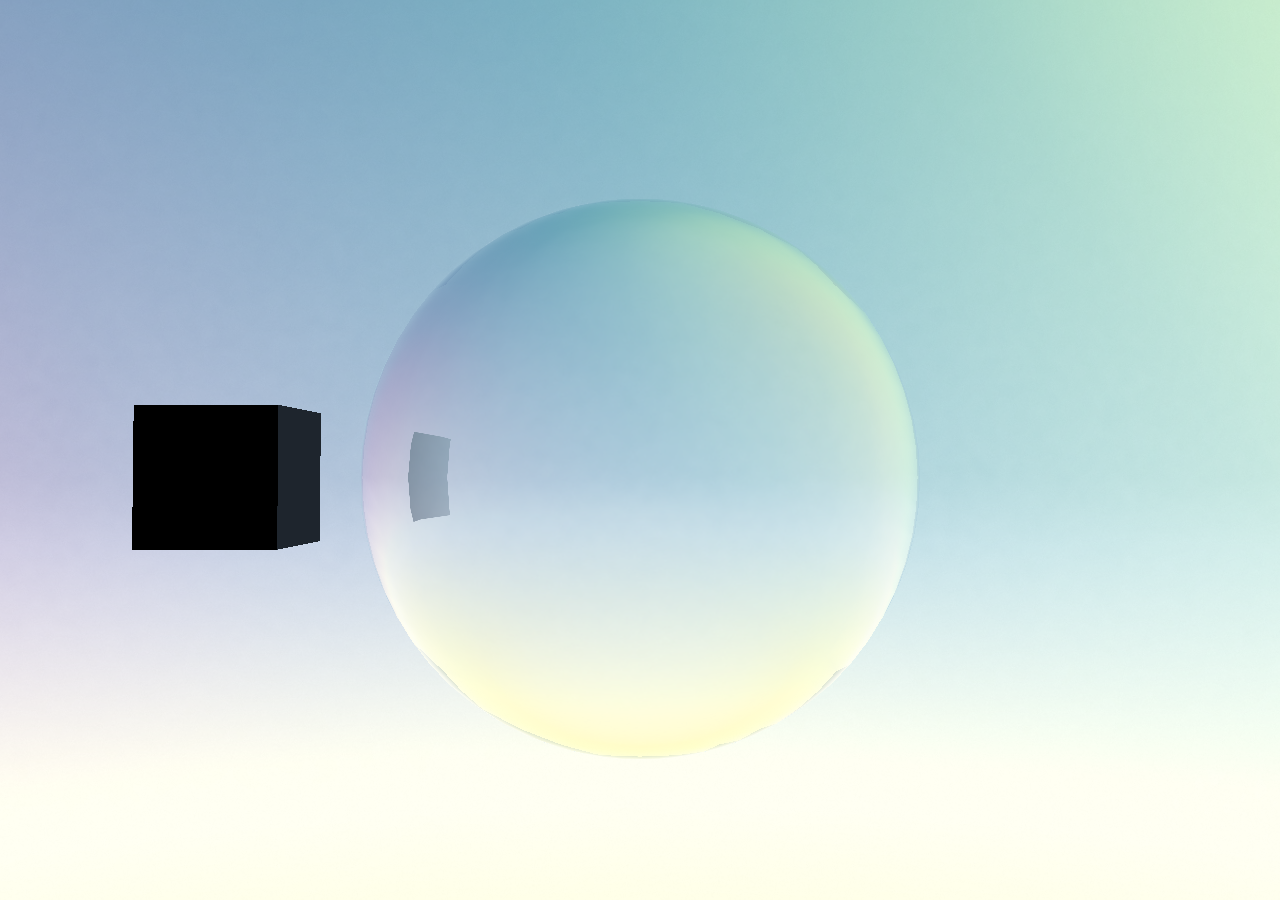
<file: index.html>
<!DOCTYPE html>
<html>
  <head>
    <meta charset="utf-8" />
    <title>Fresnel With Camera</title>
    <link rel="stylesheet" type="text/css" href="style.css" />
  </head>
  <body>
    <div id="container">
      <canvas id="c"></canvas>
      <div id="labels"></div>
    </div>

    <script type="module" src="script.js"></script>
  </body>
</html>
</file>
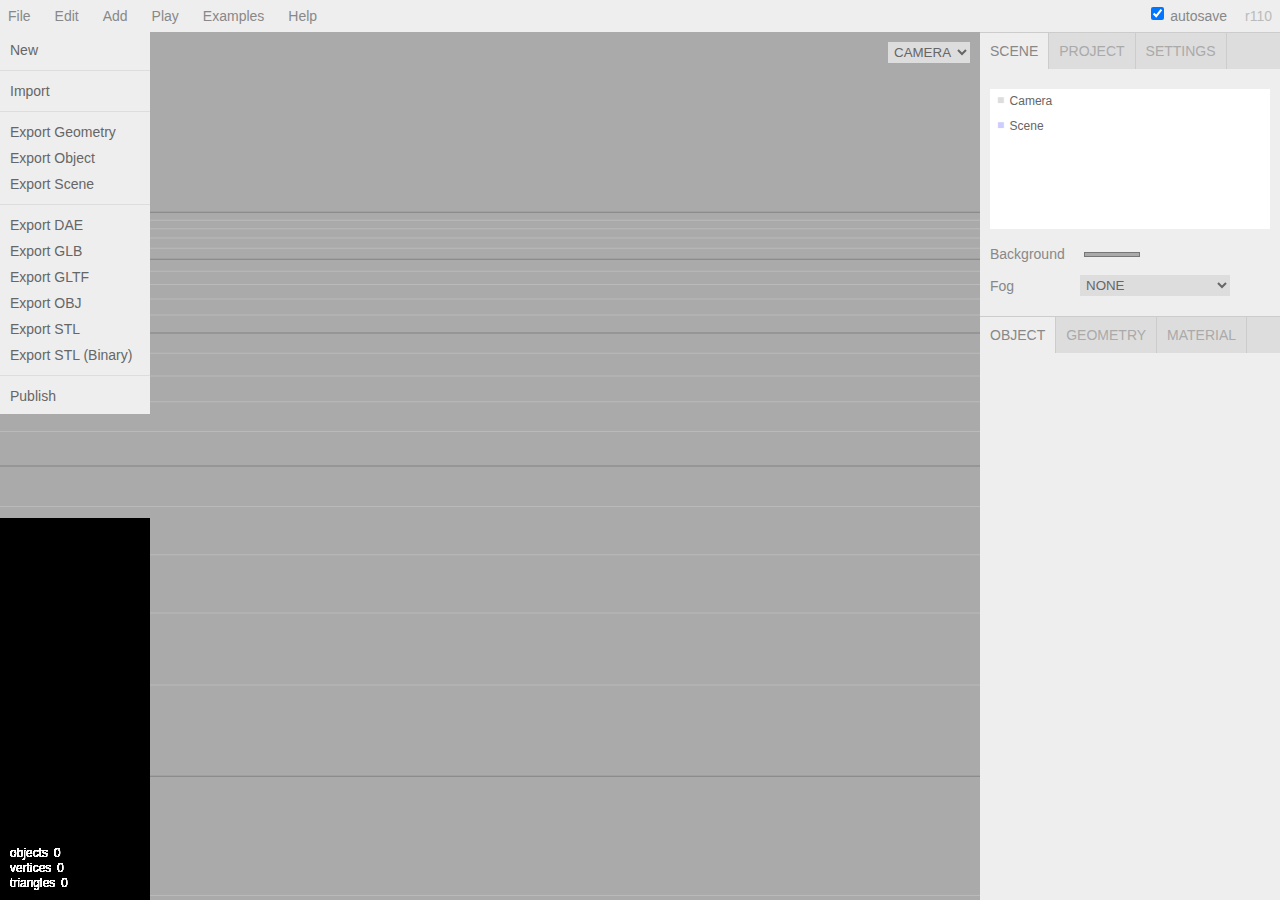
<file: resources/editor/index.html>
<!DOCTYPE html>
<html lang="en">
	<head>
		<title>three.js / editor</title>
		<meta charset="utf-8">
		<meta name="viewport" content="width=device-width, user-scalable=no, minimum-scale=1.0, maximum-scale=1.0">
		<link rel="apple-touch-icon" href="images/icon.png">
		<link rel="manifest" href="manifest.json">
		<link rel="shortcut icon" href="../files/favicon.ico" />
		<!-- WebXR Device API (For Chrome M76+), expires 10/16/2019 -->
		<meta http-equiv="origin-trial" content="AtWCPo0cZgy0zJDSYftemy7eZvmcwR5qy/4osFkMkLZ0ar6OYyKfbu93pjpxiOVzcWNIVxgoWoK8YtxCXeFSqgIAAABTeyJvcmlnaW4iOiJodHRwczovL3RocmVlanMub3JnOjQ0MyIsImZlYXR1cmUiOiJXZWJYUkRldmljZU03NiIsImV4cGlyeSI6MTU3MTE4Mzk5OX0=">
	</head>
	<body ontouchstart="">
		<link rel="stylesheet" href="css/main.css">

		<script src="../build/three.js"></script>

		<script src="../examples/js/controls/TransformControls.js"></script>

		<script src="../examples/js/libs/chevrotain.min.js"></script> <!-- VRML -->
		<script src="../examples/js/libs/jszip.min.js"></script>
		<script src="../examples/js/libs/inflate.min.js"></script> <!-- FBX -->

		<script src="../examples/js/loaders/AMFLoader.js"></script>
		<script src="../examples/js/loaders/ColladaLoader.js"></script>
		<script src="../examples/js/loaders/DRACOLoader.js"></script>
		<script src="../examples/js/loaders/FBXLoader.js"></script>
		<script src="../examples/js/loaders/GLTFLoader.js"></script>
		<script src="../examples/js/loaders/deprecated/LegacyGLTFLoader.js"></script>
		<script src="../examples/js/loaders/KMZLoader.js"></script>
		<script src="../examples/js/loaders/MD2Loader.js"></script>
		<script src="../examples/js/loaders/OBJLoader.js"></script>
		<script src="../examples/js/loaders/MTLLoader.js"></script>
		<script src="../examples/js/loaders/PLYLoader.js"></script>
		<script src="../examples/js/loaders/STLLoader.js"></script>
		<script src="../examples/js/loaders/SVGLoader.js"></script>
		<script src="../examples/js/loaders/TGALoader.js"></script>
		<script src="../examples/js/loaders/TDSLoader.js"></script>
		<script src="../examples/js/loaders/VRMLLoader.js"></script>
		<script src="../examples/js/loaders/VTKLoader.js"></script>

		<script src="../examples/js/exporters/ColladaExporter.js"></script>
		<script src="../examples/js/exporters/GLTFExporter.js"></script>
		<script src="../examples/js/exporters/OBJExporter.js"></script>
		<script src="../examples/js/exporters/STLExporter.js"></script>

		<script src="../examples/js/renderers/Projector.js"></script>
		<script src="../examples/js/renderers/RaytracingRenderer.js"></script>
		<script src="../examples/js/renderers/SVGRenderer.js"></script>

		<link rel="stylesheet" href="js/libs/codemirror/codemirror.css">
		<link rel="stylesheet" href="js/libs/codemirror/theme/monokai.css">
		<script src="js/libs/codemirror/codemirror.js"></script>
		<script src="js/libs/codemirror/mode/javascript.js"></script>
		<script src="js/libs/codemirror/mode/glsl.js"></script>

		<script src="js/libs/system.min.js"></script>
		<script src="js/libs/esprima.js"></script>
		<script src="js/libs/jsonlint.js"></script>
		<script src="js/libs/glslprep.min.js"></script>

		<link rel="stylesheet" href="js/libs/codemirror/addon/dialog.css">
		<link rel="stylesheet" href="js/libs/codemirror/addon/show-hint.css">
		<link rel="stylesheet" href="js/libs/codemirror/addon/tern.css">
		<script src="js/libs/codemirror/addon/dialog.js"></script>
		<script src="js/libs/codemirror/addon/show-hint.js"></script>
		<script src="js/libs/codemirror/addon/tern.js"></script>
		<script src="js/libs/acorn/acorn.js"></script>
		<script src="js/libs/acorn/acorn_loose.js"></script>
		<script src="js/libs/acorn/walk.js"></script>
		<script src="js/libs/ternjs/polyfill.js"></script>
		<script src="js/libs/ternjs/signal.js"></script>
		<script src="js/libs/ternjs/tern.js"></script>
		<script src="js/libs/ternjs/def.js"></script>
		<script src="js/libs/ternjs/comment.js"></script>
		<script src="js/libs/ternjs/infer.js"></script>
		<script src="js/libs/ternjs/doc_comment.js"></script>
		<script src="js/libs/tern-threejs/threejs.js"></script>

		<script src="js/libs/signals.min.js"></script>
		<script src="js/libs/ui.js"></script>
		<script src="js/libs/ui.three.js"></script>

		<script src="js/libs/html2canvas.js"></script>
		<script src="js/libs/three.html.js"></script>

		<script src="js/libs/app.js"></script>
		<script src="js/Player.js"></script>
		<script src="js/Script.js"></script>

		<script src="../examples/js/vr/WebVR.js"></script>

		<script src="js/EditorControls.js"></script>
		<script src="js/Storage.js"></script>

		<script src="js/Editor.js"></script>
		<script src="js/Config.js"></script>
		<script src="js/History.js"></script>
		<script src="js/Loader.js"></script>
		<script src="js/Menubar.js"></script>
		<script src="js/Menubar.File.js"></script>
		<script src="js/Menubar.Edit.js"></script>
		<script src="js/Menubar.Add.js"></script>
		<script src="js/Menubar.Play.js"></script>
		<!-- <script src="js/Menubar.View.js"></script> -->
		<script src="js/Menubar.Examples.js"></script>
		<script src="js/Menubar.Help.js"></script>
		<script src="js/Menubar.Status.js"></script>
		<script src="js/Sidebar.js"></script>
		<script src="js/Sidebar.Scene.js"></script>
		<script src="js/Sidebar.Project.js"></script>
		<script src="js/Sidebar.Settings.js"></script>
		<script src="js/Sidebar.Settings.Shortcuts.js"></script>
		<script src="js/Sidebar.Settings.Viewport.js"></script>
		<script src="js/Sidebar.Properties.js"></script>
		<script src="js/Sidebar.Object.js"></script>
		<script src="js/Sidebar.Geometry.js"></script>
		<script src="js/Sidebar.Geometry.Geometry.js"></script>
		<script src="js/Sidebar.Geometry.BufferGeometry.js"></script>
		<script src="js/Sidebar.Geometry.Modifiers.js"></script>
		<script src="js/Sidebar.Geometry.BoxGeometry.js"></script>
		<script src="js/Sidebar.Geometry.CircleGeometry.js"></script>
		<script src="js/Sidebar.Geometry.CylinderGeometry.js"></script>
		<script src="js/Sidebar.Geometry.DodecahedronGeometry.js"></script>
		<script src="js/Sidebar.Geometry.ExtrudeGeometry.js"></script>
		<script src="js/Sidebar.Geometry.IcosahedronGeometry.js"></script>
		<script src="js/Sidebar.Geometry.OctahedronGeometry.js"></script>
		<script src="js/Sidebar.Geometry.PlaneGeometry.js"></script>
		<script src="js/Sidebar.Geometry.RingGeometry.js"></script>
		<script src="js/Sidebar.Geometry.SphereGeometry.js"></script>
		<script src="js/Sidebar.Geometry.ShapeGeometry.js"></script>
		<script src="js/Sidebar.Geometry.TetrahedronGeometry.js"></script>
		<script src="js/Sidebar.Geometry.TorusGeometry.js"></script>
		<script src="js/Sidebar.Geometry.TorusKnotGeometry.js"></script>
		<script src="js/Sidebar.Geometry.TubeGeometry.js"></script>
		<script src="../examples/js/geometries/TeapotBufferGeometry.js"></script>
		<script src="js/Sidebar.Geometry.TeapotBufferGeometry.js"></script>
		<script src="js/Sidebar.Geometry.LatheGeometry.js"></script>
		<script src="js/Sidebar.Material.js"></script>
		<script src="js/Sidebar.Animation.js"></script>
		<script src="js/Sidebar.Script.js"></script>
		<script src="js/Sidebar.History.js"></script>
		<script src="js/Strings.js"></script>
		<script src="js/Toolbar.js"></script>
		<script src="js/Viewport.js"></script>
		<script src="js/Viewport.Camera.js"></script>
		<script src="js/Viewport.Info.js"></script>

		<script src="js/Command.js"></script>
		<script src="js/commands/AddObjectCommand.js"></script>
		<script src="js/commands/RemoveObjectCommand.js"></script>
		<script src="js/commands/MoveObjectCommand.js"></script>
		<script src="js/commands/SetPositionCommand.js"></script>
		<script src="js/commands/SetRotationCommand.js"></script>
		<script src="js/commands/SetScaleCommand.js"></script>
		<script src="js/commands/SetValueCommand.js"></script>
		<script src="js/commands/SetUuidCommand.js"></script>
		<script src="js/commands/SetColorCommand.js"></script>
		<script src="js/commands/SetGeometryCommand.js"></script>
		<script src="js/commands/SetGeometryValueCommand.js"></script>
		<script src="js/commands/MultiCmdsCommand.js"></script>
		<script src="js/commands/AddScriptCommand.js"></script>
		<script src="js/commands/RemoveScriptCommand.js"></script>
		<script src="js/commands/SetScriptValueCommand.js"></script>
		<script src="js/commands/SetMaterialCommand.js"></script>
		<script src="js/commands/SetMaterialColorCommand.js"></script>
		<script src="js/commands/SetMaterialMapCommand.js"></script>
		<script src="js/commands/SetMaterialValueCommand.js"></script>
		<script src="js/commands/SetMaterialVectorCommand.js"></script>
		<script src="js/commands/SetSceneCommand.js"></script>

		<script>

			window.URL = window.URL || window.webkitURL;
			window.BlobBuilder = window.BlobBuilder || window.WebKitBlobBuilder || window.MozBlobBuilder;

			Number.prototype.format = function (){
				return this.toString().replace(/(\d)(?=(\d{3})+(?!\d))/g, "$1,");
			};

			//

			var editor = new Editor();

			var viewport = new Viewport( editor );
			document.body.appendChild( viewport.dom );

			var toolbar = new Toolbar( editor );
			document.body.appendChild( toolbar.dom );

			var script = new Script( editor );
			document.body.appendChild( script.dom );

			var player = new Player( editor );
			document.body.appendChild( player.dom );

			var sidebar = new Sidebar( editor );
			document.body.appendChild( sidebar.dom );

			var menubar = new Menubar( editor );
			document.body.appendChild( menubar.dom );

			//

			editor.storage.init( function () {

				editor.storage.get( function ( state ) {

					if ( isLoadingFromHash ) return;

					if ( state !== undefined ) {

						editor.fromJSON( state );

					}

					var selected = editor.config.getKey( 'selected' );

					if ( selected !== undefined ) {

						editor.selectByUuid( selected );

					}

				} );

				//

				var timeout;

				function saveState( scene ) {

					if ( editor.config.getKey( 'autosave' ) === false ) {

						return;

					}

					clearTimeout( timeout );

					timeout = setTimeout( function () {

						editor.signals.savingStarted.dispatch();

						timeout = setTimeout( function () {

							editor.storage.set( editor.toJSON() );

							editor.signals.savingFinished.dispatch();

						}, 100 );

					}, 1000 );

				};

				var signals = editor.signals;

				signals.geometryChanged.add( saveState );
				signals.objectAdded.add( saveState );
				signals.objectChanged.add( saveState );
				signals.objectRemoved.add( saveState );
				signals.materialChanged.add( saveState );
				signals.sceneBackgroundChanged.add( saveState );
				signals.sceneFogChanged.add( saveState );
				signals.sceneGraphChanged.add( saveState );
				signals.scriptChanged.add( saveState );
				signals.historyChanged.add( saveState );

			} );

			//

			document.addEventListener( 'dragover', function ( event ) {

				event.preventDefault();
				event.dataTransfer.dropEffect = 'copy';

			}, false );

			document.addEventListener( 'drop', function ( event ) {

				event.preventDefault();

				editor.loader.loadFiles( event.dataTransfer.files );

			}, false );

			function onWindowResize( event ) {

				editor.signals.windowResize.dispatch();

			}

			window.addEventListener( 'resize', onWindowResize, false );

			onWindowResize();

			//

			var isLoadingFromHash = false;
			var hash = window.location.hash;

			if ( hash.substr( 1, 5 ) === 'file=' ) {

				var file = hash.substr( 6 );

				if ( confirm( 'Any unsaved data will be lost. Are you sure?' ) ) {

					var loader = new THREE.FileLoader();
					loader.crossOrigin = '';
					loader.load( file, function ( text ) {

						editor.clear();
						editor.fromJSON( JSON.parse( text ) );

					} );

					isLoadingFromHash = true;

				}

			}

			// ServiceWorker

			if ( 'serviceWorker' in navigator ) {

				try {

					navigator.serviceWorker.register( 'sw.js' );

				} catch ( error ) {

				}

			}

			/*
			window.addEventListener( 'message', function ( event ) {

				editor.clear();
				editor.fromJSON( event.data );

			}, false );
			*/

		</script>
	</body>
</html>
</file>
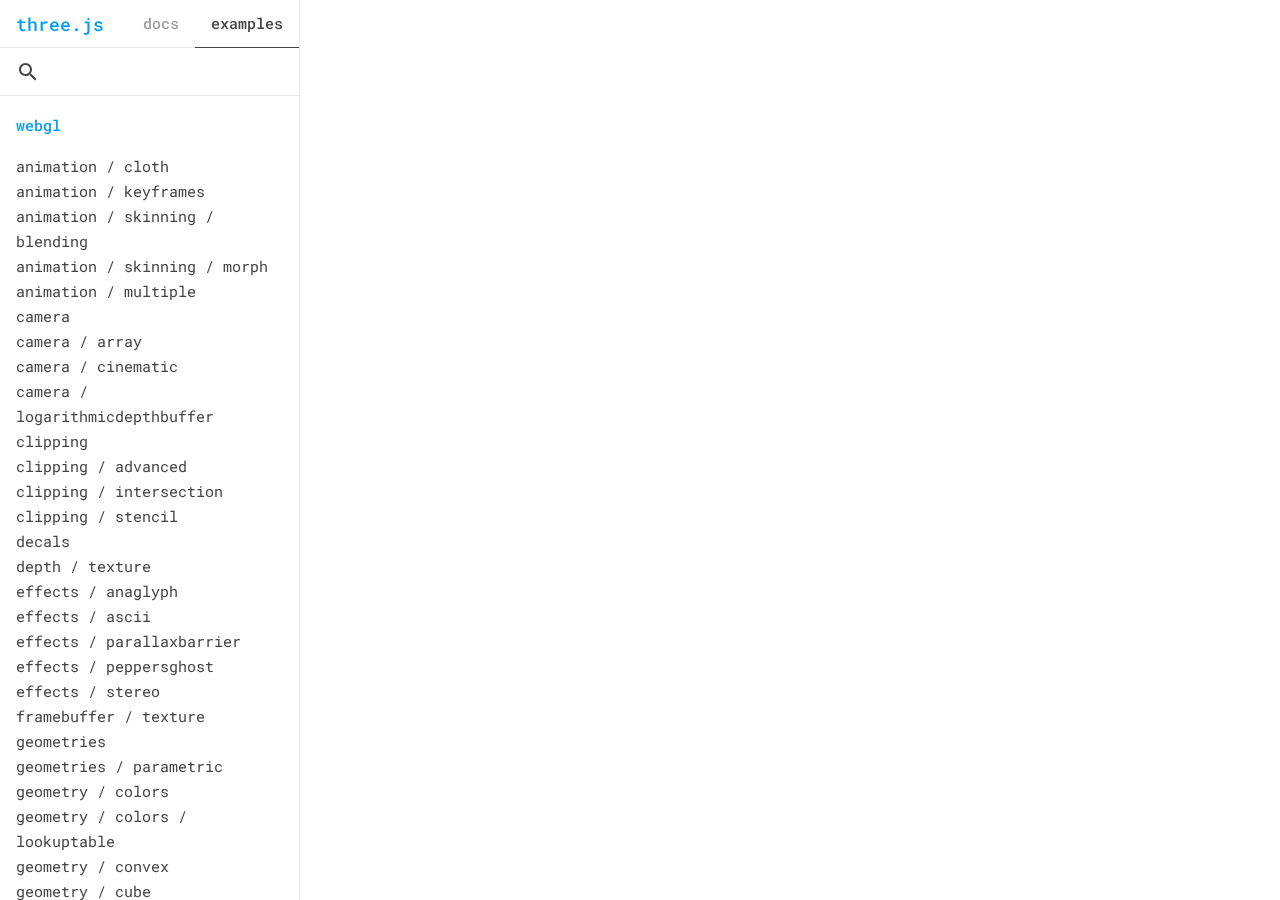
<file: resources/examples/index.html>
<!DOCTYPE html>
<html lang="en">
	<head>
		<meta charset="utf-8">
		<title>three.js examples</title>
		<meta name="viewport" content="width=device-width, user-scalable=no, minimum-scale=1.0, maximum-scale=1.0">
		<link rel="shortcut icon" href="../files/favicon.ico" />
		<link rel="stylesheet" type="text/css" href="../files/main.css">
		<style>
			#panel #content .link {
				display: block;
			}
		</style>
	</head>
	<body>

		<div id="panel">

			<div id="header">
				<h1><a href="http://threejs.org">three.js</a></h1>

				<div id="sections">
					<a href="../docs/index.html#manual/introduction/Creating-a-scene">docs</a>
					<span class="selected">examples</span>
				</div>

				<div id="expandButton"></div>
			</div>

			<div id="panelScrim"></div>

			<div id="contentWrapper">

				<div id="inputWrapper">
					<input placeholder="" type="text" id="filter" autocorrect="off" autocapitalize="off" spellcheck="false" />
					<div id="exitSearchButton"></div>
				</div>

				<div id="content"></div>
			</div>

		</div>

		<iframe id="viewer" name="viewer" allowfullscreen allowvr onmousewheel=""></iframe>

		<a id="button" target="_blank"><img src="../files/ic_code_black_24dp.svg"></a>

		<script src="files.js"></script>

		<script>

		function extractQuery() {

			var p = window.location.search.indexOf( '?q=' );

			if ( p !== - 1 ) {

				return window.location.search.substr( 3 );

			}

			return '';

		}

		var panel = document.getElementById( 'panel' );
		var content = document.getElementById( 'content' );
		var viewer = document.getElementById( 'viewer' );

		var filterInput = document.getElementById( 'filter' );
		var exitSearchButton = document.getElementById( 'exitSearchButton' );

		var expandButton = document.getElementById( 'expandButton' );
		expandButton.addEventListener( 'click', function ( event ) {

			event.preventDefault();
			panel.classList.toggle( 'open' );

		} );

		var panelScrim = document.getElementById( 'panelScrim' );
		panelScrim.onclick = function ( event ) {

			event.preventDefault();
			panel.classList.toggle( 'open' );

		};

		// iOS iframe auto-resize workaround

		if ( /(iPad|iPhone|iPod)/g.test( navigator.userAgent ) ) {

			viewer.style.width = getComputedStyle( viewer ).width;
			viewer.style.height = getComputedStyle( viewer ).height;
			viewer.setAttribute( 'scrolling', 'no' );

		}

		var container = document.createElement( 'div' );
		content.appendChild( container );

		var viewSrcButton = document.getElementById( 'button' );
		viewSrcButton.style.display = 'none';

		var links = {};
		var selected = null;

		function createLink( file ) {

			var link = document.createElement( 'a' );
			link.className = 'link';
			link.href = file + '.html';
			link.textContent = getName( file );
			link.setAttribute( 'target', 'viewer' );
			link.addEventListener( 'click', function ( event ) {

				if ( event.button !== 0 || event.ctrlKey || event.altKey || event.metaKey ) return;

				selectFile( file );

			} );

			return link;

		}

		for ( var key in files ) {

			var section = files[ key ];

			var header = document.createElement( 'h2' );
			header.textContent = key;
			header.setAttribute( 'data-category', key );
			container.appendChild( header );

			for ( var i = 0; i < section.length; i ++ ) {

				var file = section[ i ];

				var link = createLink( file );
				container.appendChild( link );

				links[ file ] = link;

			}

		}

		function loadFile( file ) {

			selectFile( file );
			viewer.src = file + '.html';

		}

		function selectFile( file ) {

			if ( selected !== null ) links[ selected ].classList.remove( 'selected' );

			links[ file ].classList.add( 'selected' );

			window.location.hash = file;
			viewer.focus();

			panel.classList.remove( 'open' );

			selected = file;

			// Reveal "View source" button and set attributes to this example
			viewSrcButton.style.display = '';
			viewSrcButton.href = 'https://github.com/mrdoob/three.js/blob/master/examples/' + selected + '.html';
			viewSrcButton.title = 'View source code for ' + getName( selected ) + ' on GitHub';

		}

		if ( window.location.hash !== '' && links[ window.location.hash.substring( 1 ) ] ) {

			loadFile( window.location.hash.substring( 1 ) );

		}

		// filter
		filterInput.onfocus = function ( event ) {

			panel.classList.add( 'searchFocused' );

		};

		filterInput.onblur = function ( event ) {

			if ( filterInput.value === '' ) {

				panel.classList.remove( 'searchFocused' );

			}

		};

		exitSearchButton.onclick = function ( event ) {

			filterInput.value = '';
			updateFilter();
			panel.classList.remove( 'searchFocused' );

		};

		filterInput.addEventListener( 'input', function () {

			updateFilter();

		} );

		function updateFilter() {

			var v = filterInput.value;

			if ( v !== '' ) {

				window.history.replaceState( {}, '', '?q=' + v + window.location.hash );

			} else {

				window.history.replaceState( {}, '', window.location.pathname + window.location.hash );

			}

			var exp = new RegExp( v, 'gi' );

			for ( var key in files ) {

				var section = files[ key ];

				for ( var i = 0; i < section.length; i ++ ) {

					filterExample( section[ i ], exp );

				}

			}

			layoutList();

		}

		function filterExample( file, exp ) {

			var link = links[ file ];
			var name = getName( file );
			var res = file.match( exp );
			var text;

			if ( res && res.length > 0 ) {

				link.classList.remove( 'hidden' );

				for ( var i = 0; i < res.length; i ++ ) {

					text = name.replace( res[ i ], '<b>' + res[ i ] + '</b>' );

				}

				link.innerHTML = text;

			} else {

				link.classList.add( 'hidden' );
				link.innerHTML = name;

			}

		}

		function getName( file ) {

			var name = file.split( '_' );
			name.shift();
			return name.join( ' / ' );

		}

		function layoutList() {

			for ( var key in files ) {

				var collapsed = true;

				var section = files[ key ];

				for ( var i = 0; i < section.length; i ++ ) {

					var file = section[ i ];

					if ( links[ file ].classList.contains( 'hidden' ) === false ) {

						collapsed = false;
						break;

					}

				}

				var element = document.querySelector( 'h2[data-category="' + key + '"]' );

				if ( collapsed ) {

					element.classList.add( 'hidden' );

				} else {

					element.classList.remove( 'hidden' );

				}

			}

		}

		filterInput.value = extractQuery();
		updateFilter();

		</script>

	</body>
</html>
</file>
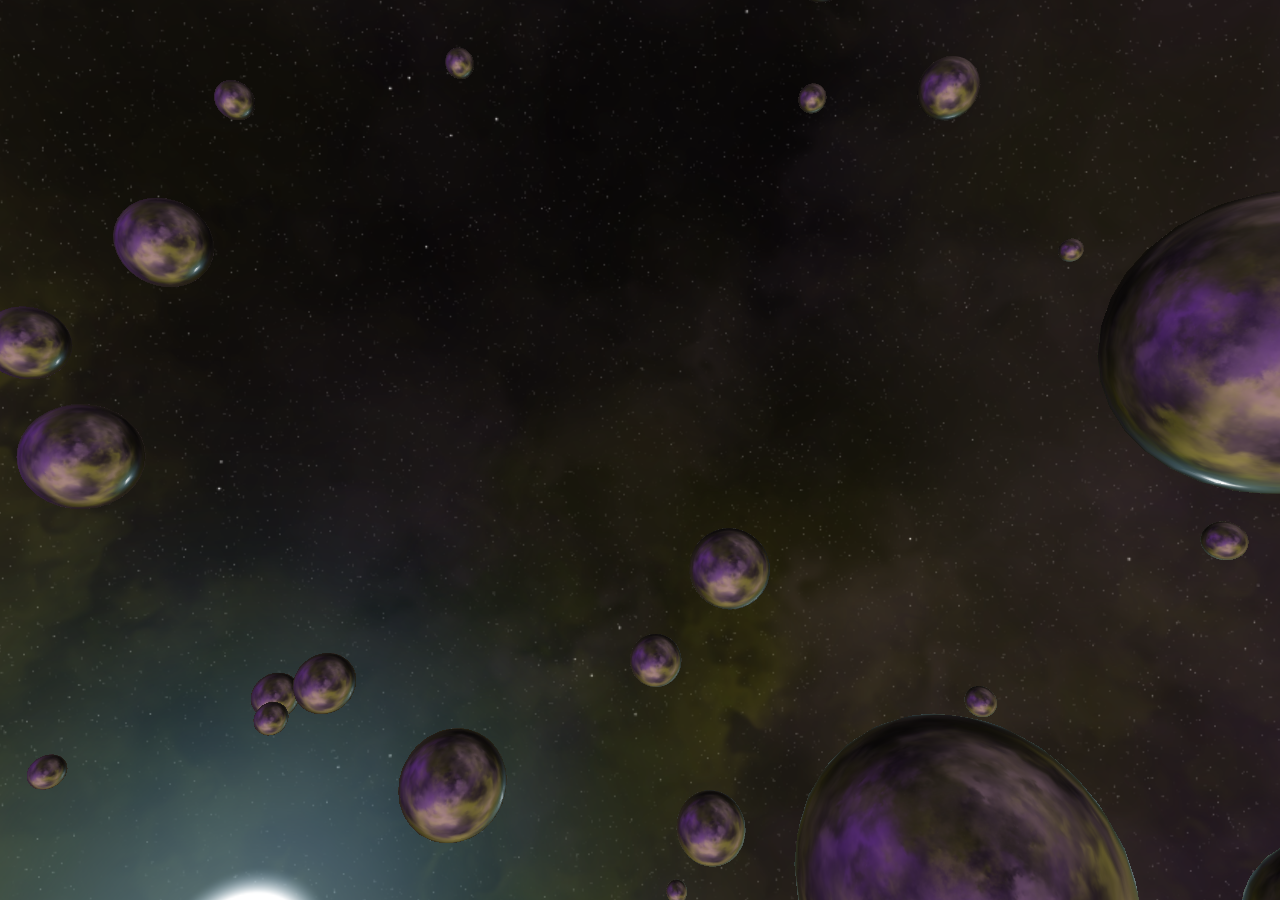
<file: indexNoCam.html>
<!DOCTYPE html>
<html lang="en">
  <head>
    <meta charset="UTF-8" />
    <title>Fresnel Effect</title>

    <link rel="stylesheet" href="style.css" />
  </head>

  <body>
    <html>
      <body>
        <div id="container">
          <canvas id="c"></canvas>
          <div id="labels"></div>
        </div>
      </body>
    </html>

    <script type="module" src="fresnelNoCam.js"></script>
  </body>
</html>
</file>
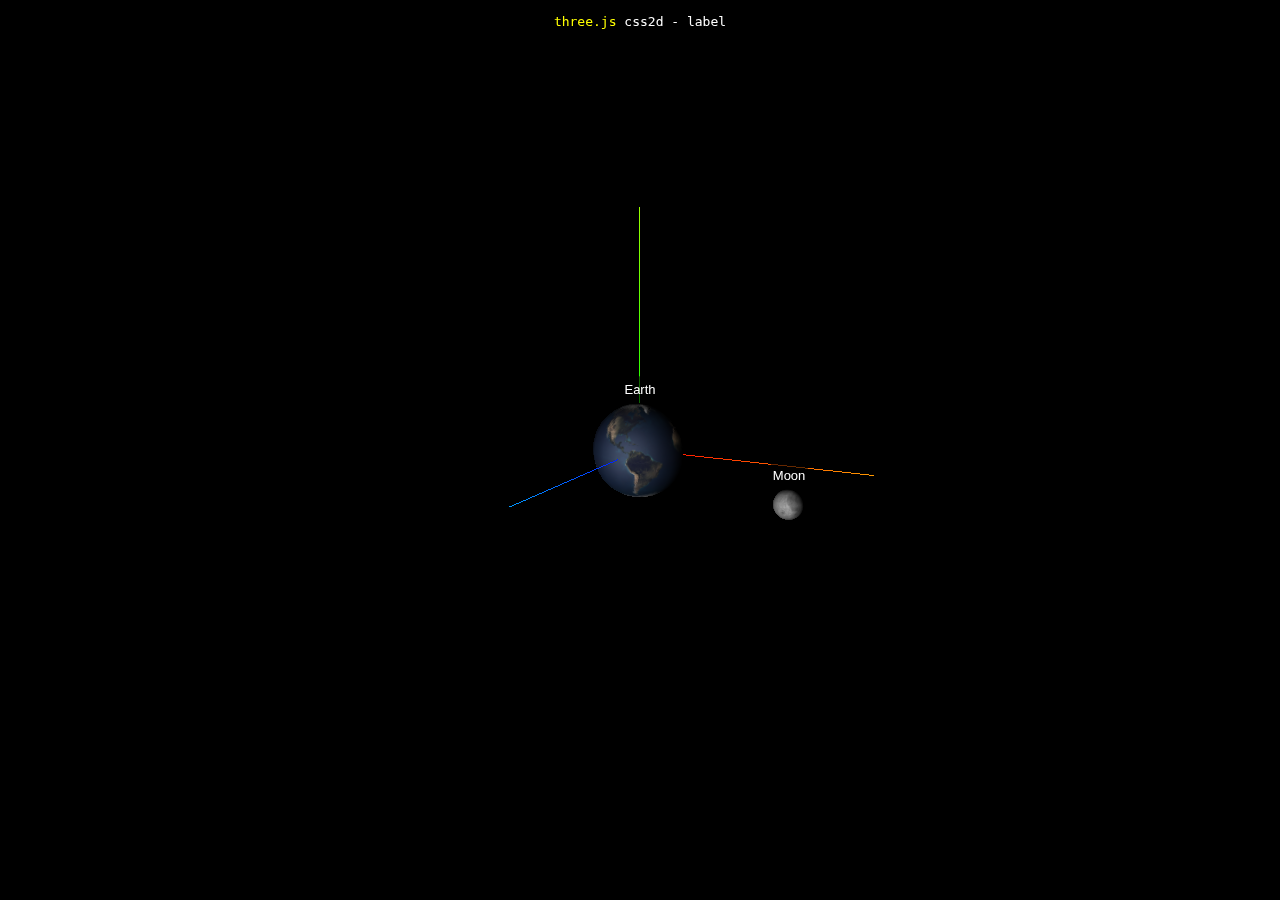
<file: resources/examples/css2d_label.html>
<!DOCTYPE html>
<html>
	<head>
		<meta charset="utf-8">
		<meta name="viewport" content="width=device-width, user-scalable=no, minimum-scale=1.0, maximum-scale=1.0">
		<title>three.js css2d - label</title>
		<link type="text/css" rel="stylesheet" href="main.css">
		<style>
			.label {
				color: #FFF;
				font-family: sans-serif;
				padding: 2px;
				background: rgba( 0, 0, 0, .6 );
			}
		</style>
	</head>
	<body>
		<div id="info"><a href="http://threejs.org" target="_blank" rel="noopener">three.js</a> css2d - label</div>

		<script type="module">

			import * as THREE from '../build/three.module.js';

			import { OrbitControls } from './jsm/controls/OrbitControls.js';
			import { CSS2DRenderer, CSS2DObject } from './jsm/renderers/CSS2DRenderer.js';

			var camera, scene, renderer, labelRenderer;

			var clock = new THREE.Clock();
			var textureLoader = new THREE.TextureLoader();

			var earth, moon;

			init();
			animate();

			function init() {

				var EARTH_RADIUS = 1;
				var MOON_RADIUS = 0.27;

				camera = new THREE.PerspectiveCamera( 45, window.innerWidth / window.innerHeight, 1, 1000 );
				camera.position.set( 10, 5, 20 );

				scene = new THREE.Scene();

				var dirLight = new THREE.DirectionalLight( 0xffffff );
				dirLight.position.set( 0, 0, 1 );
				scene.add( dirLight );

				var axesHelper = new THREE.AxesHelper( 5 );
				scene.add( axesHelper );

				//

				var earthGeometry = new THREE.SphereBufferGeometry( EARTH_RADIUS, 16, 16 );
				var earthMaterial = new THREE.MeshPhongMaterial( {
					specular: 0x333333,
					shininess: 5,
					map: textureLoader.load( 'textures/planets/earth_atmos_2048.jpg' ),
					specularMap: textureLoader.load( 'textures/planets/earth_specular_2048.jpg' ),
					normalMap: textureLoader.load( 'textures/planets/earth_normal_2048.jpg' ),
					normalScale: new THREE.Vector2( 0.85, 0.85 )
				} );
				earth = new THREE.Mesh( earthGeometry, earthMaterial );
				scene.add( earth );

				var moonGeometry = new THREE.SphereBufferGeometry( MOON_RADIUS, 16, 16 );
				var moonMaterial = new THREE.MeshPhongMaterial( {
					shininess: 5,
					map: textureLoader.load( 'textures/planets/moon_1024.jpg' )
				} );
				moon = new THREE.Mesh( moonGeometry, moonMaterial );
				scene.add( moon );

				//

				var earthDiv = document.createElement( 'div' );
				earthDiv.className = 'label';
				earthDiv.textContent = 'Earth';
				earthDiv.style.marginTop = '-1em';
				var earthLabel = new CSS2DObject( earthDiv );
				earthLabel.position.set( 0, EARTH_RADIUS, 0 );
				earth.add( earthLabel );

				var moonDiv = document.createElement( 'div' );
				moonDiv.className = 'label';
				moonDiv.textContent = 'Moon';
				moonDiv.style.marginTop = '-1em';
				var moonLabel = new CSS2DObject( moonDiv );
				moonLabel.position.set( 0, MOON_RADIUS, 0 );
				moon.add( moonLabel );

				//

				renderer = new THREE.WebGLRenderer();
				renderer.setPixelRatio( window.devicePixelRatio );
				renderer.setSize( window.innerWidth, window.innerHeight );
				document.body.appendChild( renderer.domElement );

				labelRenderer = new CSS2DRenderer();
				labelRenderer.setSize( window.innerWidth, window.innerHeight );
				labelRenderer.domElement.style.position = 'absolute';
				labelRenderer.domElement.style.top = 0;
				document.body.appendChild( labelRenderer.domElement );

				var controls = new OrbitControls( camera, labelRenderer.domElement );

			}

			function animate() {

				requestAnimationFrame( animate );

				var elapsed = clock.getElapsedTime();

				moon.position.set( Math.sin( elapsed ) * 5, 0, Math.cos( elapsed ) * 5 );

				renderer.render( scene, camera );
				labelRenderer.render( scene, camera );

			}

		</script>
	</body>
</html>
</file>
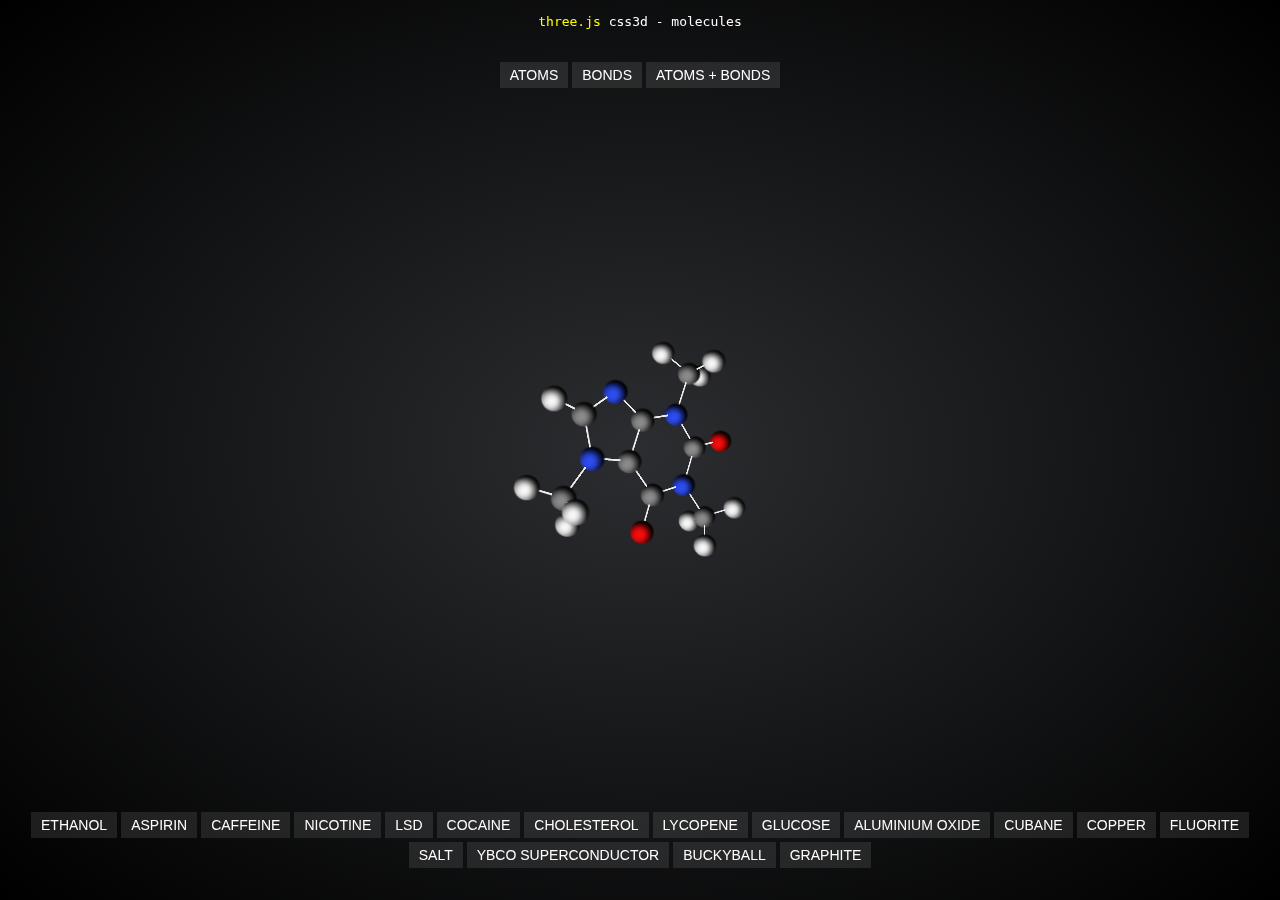
<file: resources/examples/css3d_molecules.html>
<!DOCTYPE html>
<html>
	<head>
		<title>three.js css3d - molecules</title>
		<meta charset="utf-8">
		<meta name="viewport" content="width=device-width, user-scalable=no, minimum-scale=1.0, maximum-scale=1.0">
		<link type="text/css" rel="stylesheet" href="main.css">
		<style>
			body {
				background-color: #050505;
				background: radial-gradient(ellipse at center,  rgba(43,45,48,1) 0%,rgba(0,0,0,1) 100%);
			}

			#topmenu {
				position: absolute;
				top: 50px;
				width: 100%;
				padding: 10px;
				box-sizing: border-box;
				text-align: center;
			}

			#menu {
				position: absolute;
				bottom: 20px;
				width: 100%;
				padding: 10px;
				box-sizing: border-box;
				text-align: center;
			}

			button {
				color: rgb(255,255,255);
				background: rgb(255,255,255,0.1);
				border: 0px;
				padding: 5px 10px;
				margin: 2px;
				font-size: 14px;
				cursor: pointer;
			}

				button:hover {
					background-color: rgba(0,255,255,0.5);
				}

				button:active {
					color: #000000;
					background-color: rgba(0,255,255,1);
				}

			.bond {
				width: 5px;
				height: 10px;
				background: #eee;
				display: block;
			}
		</style>
	</head>
	<body>
		<div id="container"></div>
		<div id="info"><a href="http://threejs.org" target="_blank" rel="noopener">three.js</a> css3d - molecules</div>
		<div id="topmenu">
			<button id="b_a">Atoms</button><button id="b_b">Bonds</button><button id="b_ab">Atoms + Bonds</button>
		</div>
		<div id="menu"></div>

		<script type="module">

			import * as THREE from '../build/three.module.js';

			import { TrackballControls } from './jsm/controls/TrackballControls.js';
			import { PDBLoader } from './jsm/loaders/PDBLoader.js';
			import { CSS3DRenderer, CSS3DObject, CSS3DSprite } from './jsm/renderers/CSS3DRenderer.js';

			var camera, scene, renderer;
			var controls;
			var root;

			var objects = [];
			var tmpVec1 = new THREE.Vector3();
			var tmpVec2 = new THREE.Vector3();
			var tmpVec3 = new THREE.Vector3();
			var tmpVec4 = new THREE.Vector3();
			var offset = new THREE.Vector3();

			var visualizationType = 2;

			var MOLECULES = {
				"Ethanol": "ethanol.pdb",
				"Aspirin": "aspirin.pdb",
				"Caffeine": "caffeine.pdb",
				"Nicotine": "nicotine.pdb",
				"LSD": "lsd.pdb",
				"Cocaine": "cocaine.pdb",
				"Cholesterol": "cholesterol.pdb",
				"Lycopene": "lycopene.pdb",
				"Glucose": "glucose.pdb",
				"Aluminium oxide": "Al2O3.pdb",
				"Cubane": "cubane.pdb",
				"Copper": "cu.pdb",
				"Fluorite": "caf2.pdb",
				"Salt": "nacl.pdb",
				"YBCO superconductor": "ybco.pdb",
				"Buckyball": "buckyball.pdb",
				//"Diamond": "diamond.pdb",
				"Graphite": "graphite.pdb"
			};

			var loader = new PDBLoader();
			var colorSpriteMap = {};
			var baseSprite = document.createElement( 'img' );

			var menu = document.getElementById( "menu" );

			init();
			animate();

			function init() {

				camera = new THREE.PerspectiveCamera( 70, window.innerWidth / window.innerHeight, 1, 5000 );
				camera.position.z = 1500;

				scene = new THREE.Scene();

				root = new THREE.Object3D();
				scene.add( root );

				//

				renderer = new CSS3DRenderer();
				renderer.setSize( window.innerWidth, window.innerHeight );
				document.getElementById( 'container' ).appendChild( renderer.domElement );

				//

				controls = new TrackballControls( camera, renderer.domElement );
				controls.rotateSpeed = 0.5;
				controls.addEventListener( 'change', render );

				//

				baseSprite.onload = function () {

					loadMolecule( "models/molecules/caffeine.pdb" );
					createMenu();

				};

				baseSprite.src = 'textures/sprites/ball.png';

				//

				window.addEventListener( 'resize', onWindowResize, false );

			}

			//

			function generateButtonCallback( url ) {

				return function () {

					loadMolecule( url );

				};

			}

			function createMenu() {

				for ( var m in MOLECULES ) {

					var button = document.createElement( 'button' );
					button.innerHTML = m;
					menu.appendChild( button );

					var url = "models/molecules/" + MOLECULES[ m ];

					button.addEventListener( 'click', generateButtonCallback( url ), false );

				}

				var b_a = document.getElementById( "b_a" );
				var b_b = document.getElementById( "b_b" );
				var b_ab = document.getElementById( "b_ab" );

				b_a.addEventListener( 'click', function () {

					visualizationType = 0;
					showAtoms();

				} );
				b_b.addEventListener( 'click', function () {

					visualizationType = 1;
					showBonds();

				} );
				b_ab.addEventListener( 'click', function () {

					visualizationType = 2;
					showAtomsBonds();

				} );

			}

			//

			function showAtoms() {

				for ( var i = 0; i < objects.length; i ++ ) {

					var object = objects[ i ];

					if ( object instanceof CSS3DSprite ) {

						object.element.style.display = "";
						object.visible = true;

					} else {

						object.element.style.display = "none";
						object.visible = false;

					}

				}

			}

			function showBonds() {

				for ( var i = 0; i < objects.length; i ++ ) {

					var object = objects[ i ];

					if ( object instanceof CSS3DSprite ) {

						object.element.style.display = "none";
						object.visible = false;

					} else {

						object.element.style.display = "";
						object.element.style.height = object.userData.bondLengthFull;
						object.visible = true;

					}

				}

			}

			function showAtomsBonds() {

				for ( var i = 0; i < objects.length; i ++ ) {

					var object = objects[ i ];

					object.element.style.display = "";
					object.visible = true;

					if ( ! ( object instanceof CSS3DSprite ) ) {

						object.element.style.height = object.userData.bondLengthShort;

					}

				}

			}

			//

			function colorify( ctx, width, height, color ) {

				var r = color.r, g = color.g, b = color.b;

				var imageData = ctx.getImageData( 0, 0, width, height );
				var data = imageData.data;

				for ( var i = 0, l = data.length; i < l; i += 4 ) {

					data[ i + 0 ] *= r;
					data[ i + 1 ] *= g;
					data[ i + 2 ] *= b;

				}

				ctx.putImageData( imageData, 0, 0 );

			}

			function imageToCanvas( image ) {

				var width = image.width;
				var height = image.height;

				var canvas = document.createElement( 'canvas' );

				canvas.width = width;
				canvas.height = height;

				var context = canvas.getContext( '2d' );
				context.drawImage( image, 0, 0, width, height );

				return canvas;

			}

			//

			function loadMolecule( url ) {

				for ( var i = 0; i < objects.length; i ++ ) {

					var object = objects[ i ];
					object.parent.remove( object );

				}

				objects = [];

				loader.load( url, function ( pdb ) {

					var geometryAtoms = pdb.geometryAtoms;
					var geometryBonds = pdb.geometryBonds;
					var json = pdb.json;

					geometryAtoms.computeBoundingBox();
					geometryAtoms.boundingBox.getCenter( offset ).negate();

					geometryAtoms.translate( offset.x, offset.y, offset.z );
					geometryBonds.translate( offset.x, offset.y, offset.z );

					var positions = geometryAtoms.getAttribute( 'position' );
					var colors = geometryAtoms.getAttribute( 'color' );

					var position = new THREE.Vector3();
					var color = new THREE.Color();

					for ( var i = 0; i < positions.count; i ++ ) {

						position.x = positions.getX( i );
						position.y = positions.getY( i );
						position.z = positions.getZ( i );

						color.r = colors.getX( i );
						color.g = colors.getY( i );
						color.b = colors.getZ( i );

						var atom = json.atoms[ i ];
						var element = atom[ 4 ];

						if ( ! colorSpriteMap[ element ] ) {

							var canvas = imageToCanvas( baseSprite );
							var context = canvas.getContext( '2d' );

							colorify( context, canvas.width, canvas.height, color );

							var dataUrl = canvas.toDataURL();

							colorSpriteMap[ element ] = dataUrl;

						}

						var colorSprite = colorSpriteMap[ element ];

						var atom = document.createElement( 'img' );
						atom.src = colorSprite;

						var object = new CSS3DSprite( atom );
						object.position.copy( position );
						object.position.multiplyScalar( 75 );

						object.matrixAutoUpdate = false;
						object.updateMatrix();

						root.add( object );

						objects.push( object );

					}

					positions = geometryBonds.getAttribute( 'position' );

					var start = new THREE.Vector3();
					var end = new THREE.Vector3();

					for ( var i = 0; i < positions.count; i += 2 ) {

						start.x = positions.getX( i );
						start.y = positions.getY( i );
						start.z = positions.getZ( i );

						end.x = positions.getX( i + 1 );
						end.y = positions.getY( i + 1 );
						end.z = positions.getZ( i + 1 );

						start.multiplyScalar( 75 );
						end.multiplyScalar( 75 );

						tmpVec1.subVectors( end, start );
						var bondLength = tmpVec1.length() - 50;

						//

						var bond = document.createElement( 'div' );
						bond.className = "bond";
						bond.style.height = bondLength + "px";

						var object = new CSS3DObject( bond );
						object.position.copy( start );
						object.position.lerp( end, 0.5 );

						object.userData.bondLengthShort = bondLength + "px";
						object.userData.bondLengthFull = ( bondLength + 55 ) + "px";

						//

						var axis = tmpVec2.set( 0, 1, 0 ).cross( tmpVec1 );
						var radians = Math.acos( tmpVec3.set( 0, 1, 0 ).dot( tmpVec4.copy( tmpVec1 ).normalize() ) );

						var objMatrix = new THREE.Matrix4().makeRotationAxis( axis.normalize(), radians );
						object.matrix = objMatrix;
						object.quaternion.setFromRotationMatrix( object.matrix );

						object.matrixAutoUpdate = false;
						object.updateMatrix();

						root.add( object );

						objects.push( object );

						//

						var bond = document.createElement( 'div' );
						bond.className = "bond";
						bond.style.height = bondLength + "px";

						var joint = new THREE.Object3D( bond );
						joint.position.copy( start );
						joint.position.lerp( end, 0.5 );

						joint.matrix.copy( objMatrix );
						joint.quaternion.setFromRotationMatrix( joint.matrix );

						joint.matrixAutoUpdate = false;
						joint.updateMatrix();

						var object = new CSS3DObject( bond );
						object.rotation.y = Math.PI / 2;

						object.matrixAutoUpdate = false;
						object.updateMatrix();

						object.userData.bondLengthShort = bondLength + "px";
						object.userData.bondLengthFull = ( bondLength + 55 ) + "px";

						object.userData.joint = joint;

						joint.add( object );
						root.add( joint );

						objects.push( object );

					}

					//console.log( "CSS3DObjects:", objects.length );

					switch ( visualizationType ) {

						case 0:
							showAtoms();
							break;
						case 1:
							showBonds();
							break;
						case 2:
							showAtomsBonds();
							break;

					}

					render();

				} );


			}

			//

			function onWindowResize() {

				camera.aspect = window.innerWidth / window.innerHeight;
				camera.updateProjectionMatrix();

				renderer.setSize( window.innerWidth, window.innerHeight );

				render();

			}

			function animate() {

				requestAnimationFrame( animate );
				controls.update();

				var time = Date.now() * 0.0004;

				root.rotation.x = time;
				root.rotation.y = time * 0.7;

				render();

			}

			function render() {

				renderer.render( scene, camera );

			}

    </script>
  </body>

</html>
</file>
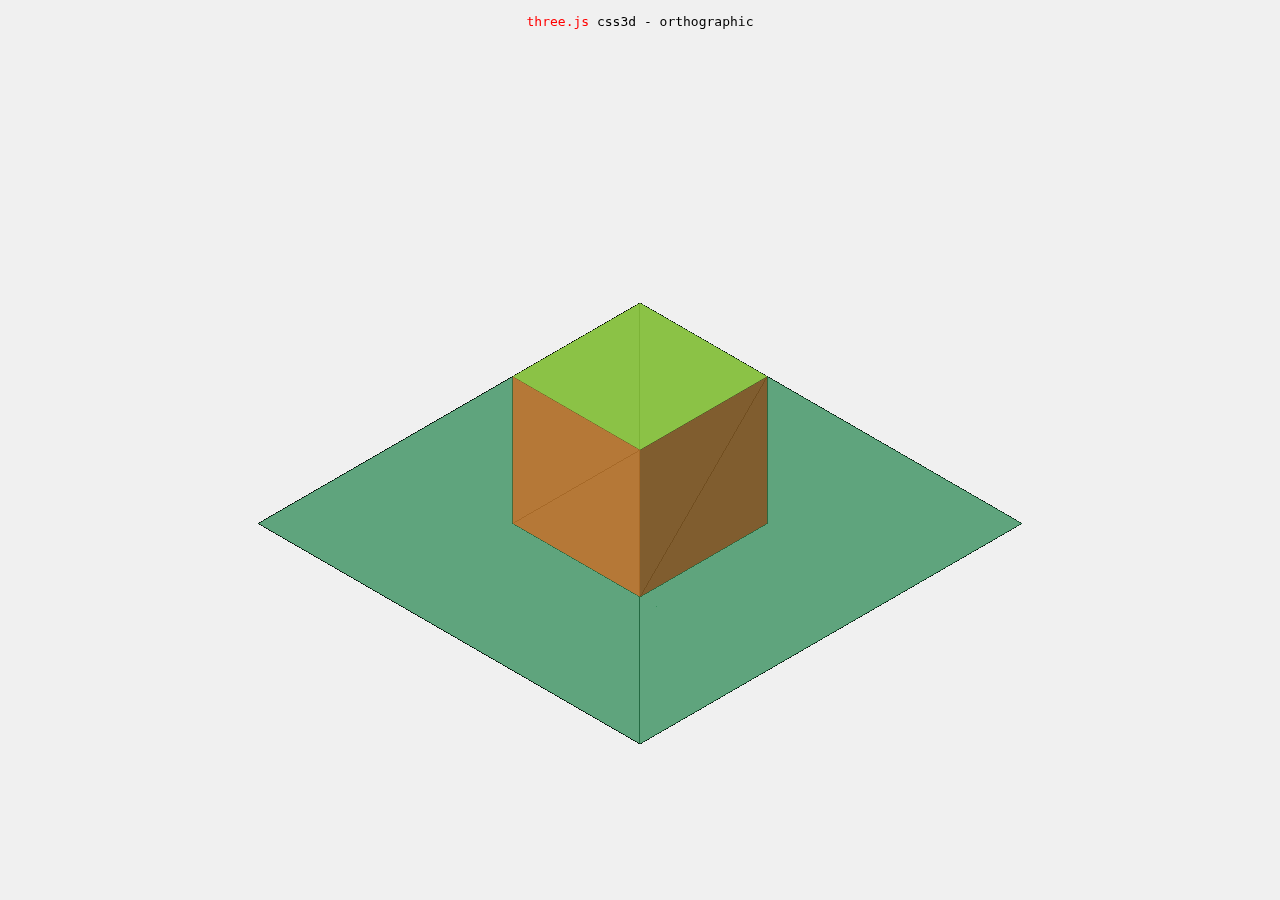
<file: resources/examples/css3d_orthographic.html>
<!DOCTYPE html>
<html>
	<head>
		<title>three.js css3d - orthographic</title>
		<meta charset="utf-8">
		<meta name="viewport" content="width=device-width, user-scalable=no, minimum-scale=1.0, maximum-scale=1.0">
		<link type="text/css" rel="stylesheet" href="main.css">
		<style>
			body {
				background-color: #f0f0f0;
			}
			a {
				color: #f00;
			}
			#info {
				color: #000000;
			}
		</style>
	</head>
	<body>
		<div id="info"><a href="http://threejs.org" target="_blank" rel="noopener">three.js</a> css3d - orthographic</div>

		<script type="module">

			import * as THREE from '../build/three.module.js';

			import { OrbitControls } from './jsm/controls/OrbitControls.js';
			import { CSS3DRenderer, CSS3DObject } from './jsm/renderers/CSS3DRenderer.js';

			var camera, scene, renderer;

			var scene2, renderer2;

			init();
			animate();

			function init() {

				var frustumSize = 500;
				var aspect = window.innerWidth / window.innerHeight;
				camera = new THREE.OrthographicCamera( frustumSize * aspect / - 2, frustumSize * aspect / 2, frustumSize / 2, frustumSize / - 2, 1, 1000 );

				camera.position.set( - 200, 200, 200 );

				scene = new THREE.Scene();
				scene.background = new THREE.Color( 0xf0f0f0 );

				scene2 = new THREE.Scene();

				var material = new THREE.MeshBasicMaterial( { color: 0x000000, wireframe: true, wireframeLinewidth: 1, side: THREE.DoubleSide } );

				// left
				createPlane(
					100, 100,
					'chocolate',
					new THREE.Vector3( - 50, 0, 0 ),
					new THREE.Euler( 0, - 90 * THREE.Math.DEG2RAD, 0 )
				);
				// right
				createPlane(
					100, 100,
					'saddlebrown',
					new THREE.Vector3( 0, 0, 50 ),
					new THREE.Euler( 0, 0, 0 )
				);
				// top
				createPlane(
					100, 100,
					'yellowgreen',
					new THREE.Vector3( 0, 50, 0 ),
					new THREE.Euler( - 90 * THREE.Math.DEG2RAD, 0, 0 )
				);
				// bottom
				createPlane(
					300, 300,
					'seagreen',
					new THREE.Vector3( 0, - 50, 0 ),
					new THREE.Euler( - 90 * THREE.Math.DEG2RAD, 0, 0 )
				);

				//

				renderer = new THREE.WebGLRenderer();
				renderer.setPixelRatio( window.devicePixelRatio );
				renderer.setSize( window.innerWidth, window.innerHeight );
				document.body.appendChild( renderer.domElement );

				renderer2 = new CSS3DRenderer();
				renderer2.setSize( window.innerWidth, window.innerHeight );
				renderer2.domElement.style.position = 'absolute';
				renderer2.domElement.style.top = 0;
				document.body.appendChild( renderer2.domElement );

				var controls = new OrbitControls( camera, renderer2.domElement );

				function createPlane( width, height, cssColor, pos, rot ) {

					var element = document.createElement( 'div' );
					element.style.width = width + 'px';
					element.style.height = height + 'px';
					element.style.opacity = 0.75;
					element.style.background = cssColor;

					var object = new CSS3DObject( element );
					object.position.copy( pos );
					object.rotation.copy( rot );
					scene2.add( object );

					var geometry = new THREE.PlaneBufferGeometry( width, height );
					var mesh = new THREE.Mesh( geometry, material );
					mesh.position.copy( object.position );
					mesh.rotation.copy( object.rotation );
					scene.add( mesh );

				}

			}

			function animate() {

				requestAnimationFrame( animate );

				renderer.render( scene, camera );
				renderer2.render( scene2, camera );

			}

		</script>
	</body>
</html>
</file>
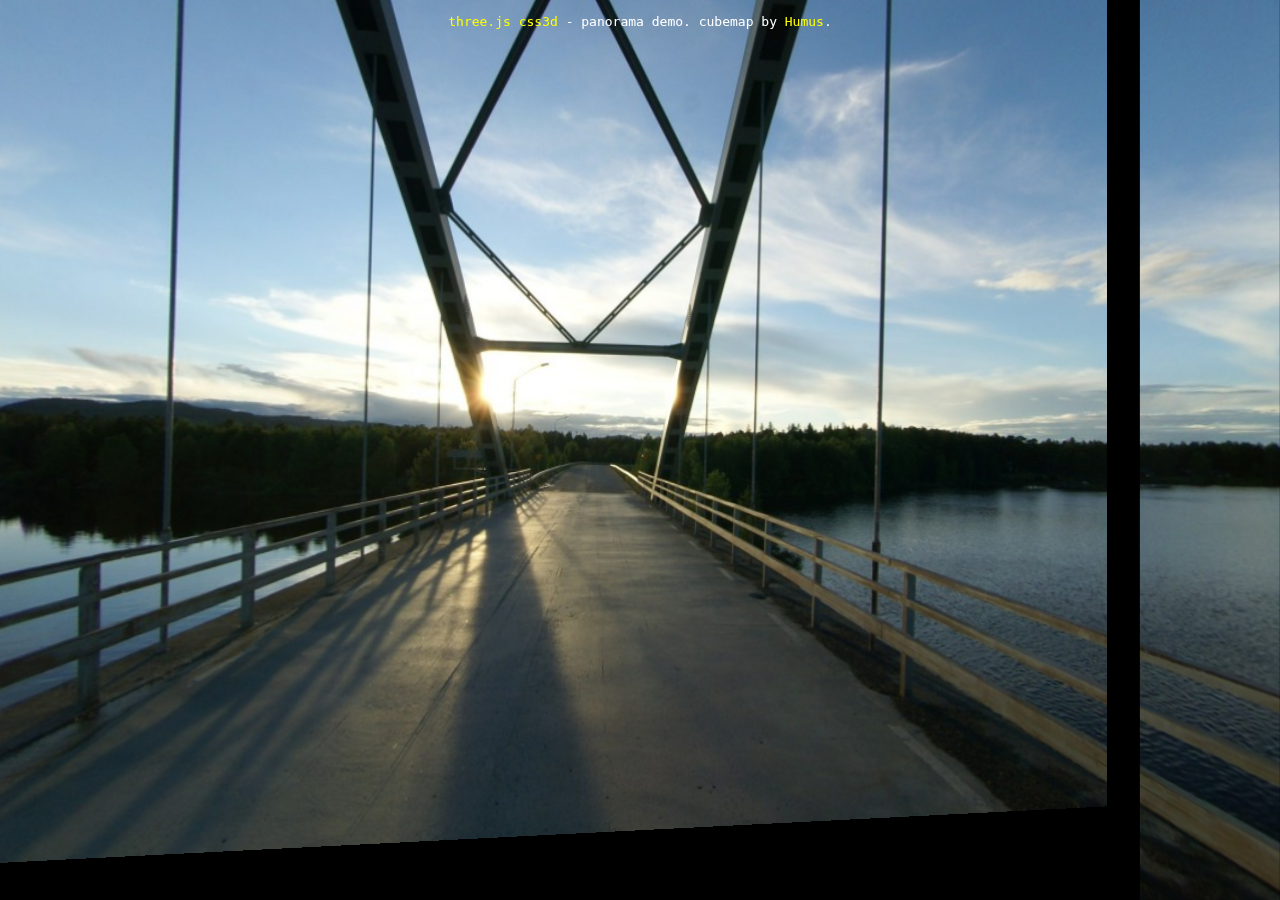
<file: resources/examples/css3d_panorama.html>
<!DOCTYPE html>
<html>
	<head>
		<title>three.js css3d - panorama</title>
		<meta charset="utf-8">
		<meta name="viewport" content="width=device-width, user-scalable=no, minimum-scale=1.0, maximum-scale=1.0">
		<link type="text/css" rel="stylesheet" href="main.css">
	</head>
	<body>
		<div id="info"><a href="http://threejs.org" target="_blank" rel="noopener">three.js css3d</a> - panorama demo. cubemap by <a href="http://www.humus.name/index.php?page=Textures" target="_blank" rel="noopener">Humus</a>.</div>

		<script type="module">

			import * as THREE from '../build/three.module.js';

			import { CSS3DRenderer, CSS3DObject } from './jsm/renderers/CSS3DRenderer.js';

			var camera, scene, renderer;
			var target = new THREE.Vector3();

			var lon = 90, lat = 0;
			var phi = 0, theta = 0;

			var touchX, touchY;

			init();
			animate();

			function init() {

				camera = new THREE.PerspectiveCamera( 75, window.innerWidth / window.innerHeight, 1, 1000 );

				scene = new THREE.Scene();

				var sides = [
					{
						url: 'textures/cube/Bridge2/posx.jpg',
						position: [ - 512, 0, 0 ],
						rotation: [ 0, Math.PI / 2, 0 ]
					},
					{
						url: 'textures/cube/Bridge2/negx.jpg',
						position: [ 512, 0, 0 ],
						rotation: [ 0, - Math.PI / 2, 0 ]
					},
					{
						url: 'textures/cube/Bridge2/posy.jpg',
						position: [ 0, 512, 0 ],
						rotation: [ Math.PI / 2, 0, Math.PI ]
					},
					{
						url: 'textures/cube/Bridge2/negy.jpg',
						position: [ 0, - 512, 0 ],
						rotation: [ - Math.PI / 2, 0, Math.PI ]
					},
					{
						url: 'textures/cube/Bridge2/posz.jpg',
						position: [ 0, 0, 512 ],
						rotation: [ 0, Math.PI, 0 ]
					},
					{
						url: 'textures/cube/Bridge2/negz.jpg',
						position: [ 0, 0, - 512 ],
						rotation: [ 0, 0, 0 ]
					}
				];

				for ( var i = 0; i < sides.length; i ++ ) {

					var side = sides[ i ];

					var element = document.createElement( 'img' );
					element.width = 1026; // 2 pixels extra to close the gap.
					element.src = side.url;

					var object = new CSS3DObject( element );
					object.position.fromArray( side.position );
					object.rotation.fromArray( side.rotation );
					scene.add( object );

				}

				renderer = new CSS3DRenderer();
				renderer.setSize( window.innerWidth, window.innerHeight );
				document.body.appendChild( renderer.domElement );

				//

				document.addEventListener( 'mousedown', onDocumentMouseDown, false );
				document.addEventListener( 'wheel', onDocumentMouseWheel, false );

				document.addEventListener( 'touchstart', onDocumentTouchStart, false );
				document.addEventListener( 'touchmove', onDocumentTouchMove, false );

				window.addEventListener( 'resize', onWindowResize, false );

			}

			function onWindowResize() {

				camera.aspect = window.innerWidth / window.innerHeight;
				camera.updateProjectionMatrix();

				renderer.setSize( window.innerWidth, window.innerHeight );

			}

			function onDocumentMouseDown( event ) {

				event.preventDefault();

				document.addEventListener( 'mousemove', onDocumentMouseMove, false );
				document.addEventListener( 'mouseup', onDocumentMouseUp, false );

			}

			function onDocumentMouseMove( event ) {

				var movementX = event.movementX || event.mozMovementX || event.webkitMovementX || 0;
				var movementY = event.movementY || event.mozMovementY || event.webkitMovementY || 0;

				lon -= movementX * 0.1;
				lat += movementY * 0.1;

			}

			function onDocumentMouseUp() {

				document.removeEventListener( 'mousemove', onDocumentMouseMove );
				document.removeEventListener( 'mouseup', onDocumentMouseUp );

			}

			function onDocumentMouseWheel( event ) {

				var fov = camera.fov + event.deltaY * 0.05;

				camera.fov = THREE.Math.clamp( fov, 10, 75 );

				camera.updateProjectionMatrix();

			}

			function onDocumentTouchStart( event ) {

				event.preventDefault();

				var touch = event.touches[ 0 ];

				touchX = touch.screenX;
				touchY = touch.screenY;

			}

			function onDocumentTouchMove( event ) {

				event.preventDefault();

				var touch = event.touches[ 0 ];

				lon -= ( touch.screenX - touchX ) * 0.1;
				lat += ( touch.screenY - touchY ) * 0.1;

				touchX = touch.screenX;
				touchY = touch.screenY;

			}

			function animate() {

				requestAnimationFrame( animate );

				lon += 0.1;
				lat = Math.max( - 85, Math.min( 85, lat ) );
				phi = THREE.Math.degToRad( 90 - lat );
				theta = THREE.Math.degToRad( lon );

				target.x = Math.sin( phi ) * Math.cos( theta );
				target.y = Math.cos( phi );
				target.z = Math.sin( phi ) * Math.sin( theta );

				camera.lookAt( target );

				renderer.render( scene, camera );

			}

		</script>
	</body>
</html>
</file>
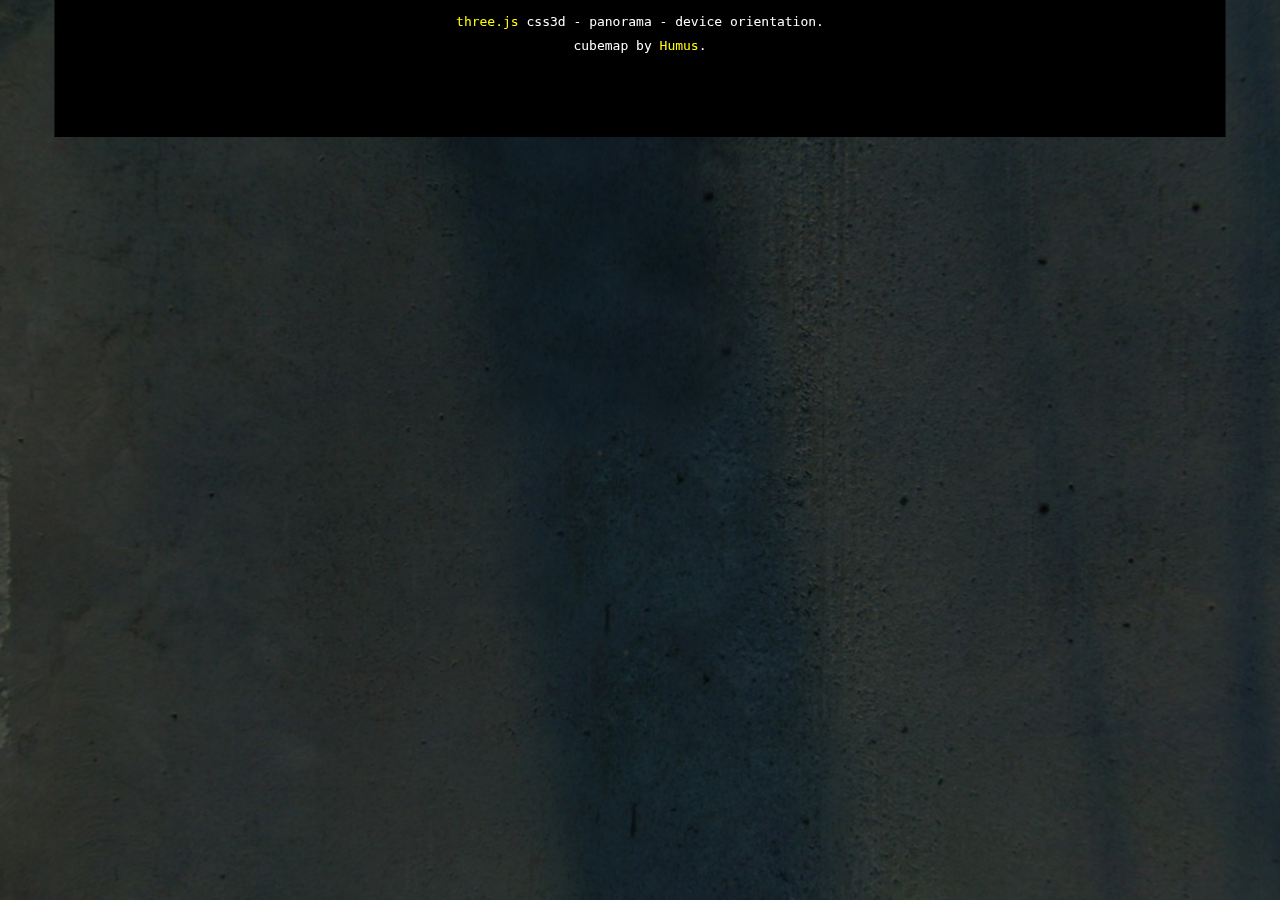
<file: resources/examples/css3d_panorama_deviceorientation.html>
<!DOCTYPE html>
<html>
	<head>
		<title>three.js css3d - panorama - device orientation</title>
		<meta charset="utf-8">
		<meta name="viewport" content="width=device-width, user-scalable=no, minimum-scale=1.0, maximum-scale=1.0">
		<link type="text/css" rel="stylesheet" href="main.css">
	</head>
	<body>
		<div id="info"><a href="http://threejs.org" target="_blank" rel="noopener">three.js</a> css3d - panorama - device orientation.<br/>cubemap by <a href="http://www.humus.name/index.php?page=Textures" target="_blank" rel="noopener">Humus</a>.</div>

		<script type="module">

			import * as THREE from '../build/three.module.js';

			import { DeviceOrientationControls } from './jsm/controls/DeviceOrientationControls.js';
			import { CSS3DRenderer, CSS3DObject } from './jsm/renderers/CSS3DRenderer.js';

			var camera, scene, renderer;
			var controls;

			init();
			animate();

			function init() {

				camera = new THREE.PerspectiveCamera( 75, window.innerWidth / window.innerHeight, 1, 1000 );

				controls = new DeviceOrientationControls( camera );

				scene = new THREE.Scene();

				var sides = [
					{
						url: 'textures/cube/Bridge2/posx.jpg',
						position: [ - 512, 0, 0 ],
						rotation: [ 0, Math.PI / 2, 0 ]
					},
					{
						url: 'textures/cube/Bridge2/negx.jpg',
						position: [ 512, 0, 0 ],
						rotation: [ 0, - Math.PI / 2, 0 ]
					},
					{
						url: 'textures/cube/Bridge2/posy.jpg',
						position: [ 0, 512, 0 ],
						rotation: [ Math.PI / 2, 0, Math.PI ]
					},
					{
						url: 'textures/cube/Bridge2/negy.jpg',
						position: [ 0, - 512, 0 ],
						rotation: [ - Math.PI / 2, 0, Math.PI ]
					},
					{
						url: 'textures/cube/Bridge2/posz.jpg',
						position: [ 0, 0, 512 ],
						rotation: [ 0, Math.PI, 0 ]
					},
					{
						url: 'textures/cube/Bridge2/negz.jpg',
						position: [ 0, 0, - 512 ],
						rotation: [ 0, 0, 0 ]
					}
				];

				var cube = new THREE.Object3D();
				scene.add( cube );

				for ( var i = 0; i < sides.length; i ++ ) {

					var side = sides[ i ];

					var element = document.createElement( 'img' );
					element.width = 1026; // 2 pixels extra to close the gap.
					element.src = side.url;

					var object = new CSS3DObject( element );
					object.position.fromArray( side.position );
					object.rotation.fromArray( side.rotation );
					cube.add( object );

				}

				renderer = new CSS3DRenderer();
				renderer.setSize( window.innerWidth, window.innerHeight );
				document.body.appendChild( renderer.domElement );

				//

				window.addEventListener( 'resize', onWindowResize, false );

			}

			function onWindowResize() {

				camera.aspect = window.innerWidth / window.innerHeight;
				camera.updateProjectionMatrix();

				renderer.setSize( window.innerWidth, window.innerHeight );

			}

			function animate() {

				requestAnimationFrame( animate );

				controls.update();
				renderer.render( scene, camera );

			}

		</script>
	</body>
</html>
</file>
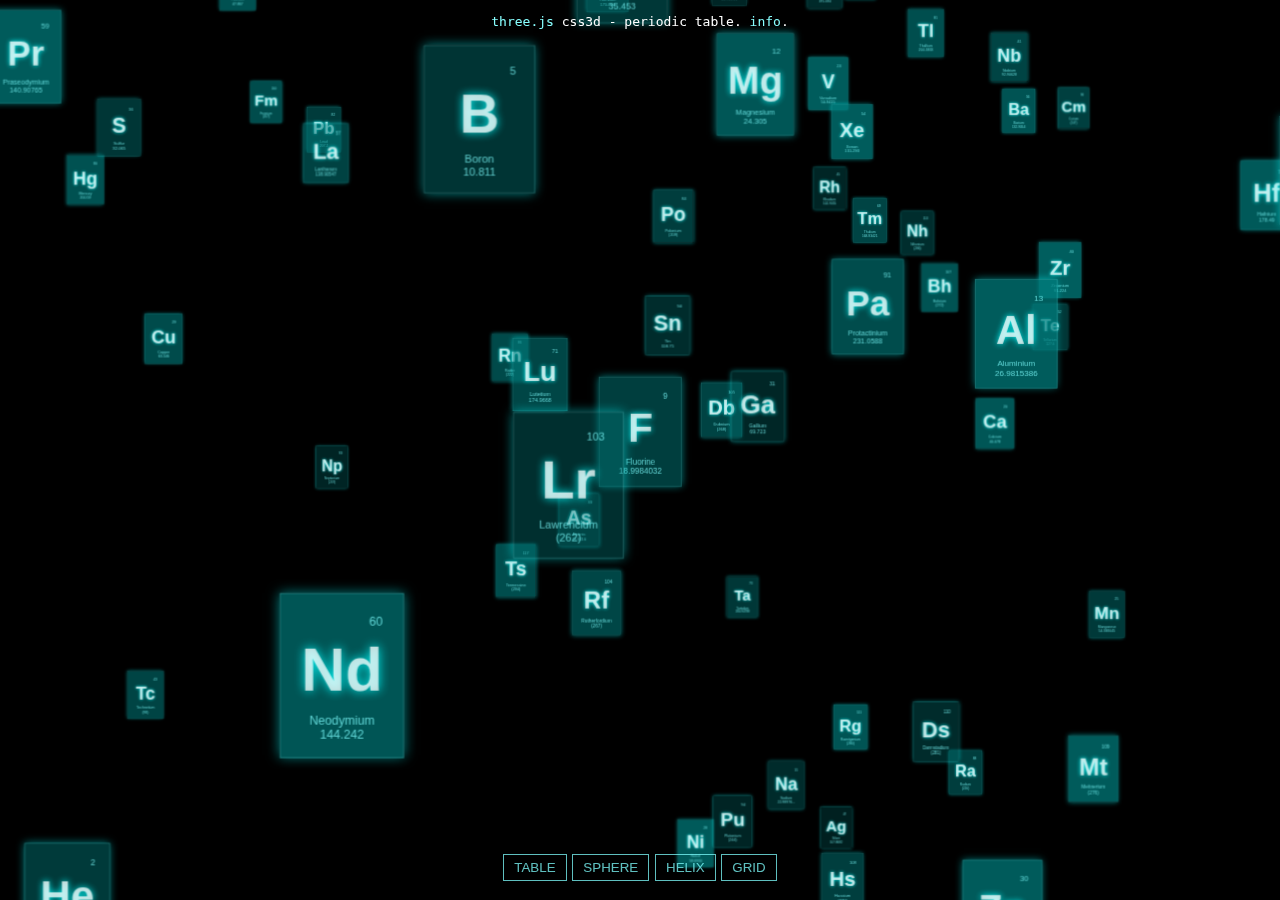
<file: resources/examples/css3d_periodictable.html>
<!DOCTYPE html>
<html>
	<head>
		<title>three.js css3d - periodic table</title>
		<meta charset="utf-8">
		<meta name="viewport" content="width=device-width, user-scalable=no, minimum-scale=1.0, maximum-scale=1.0">
		<link type="text/css" rel="stylesheet" href="main.css">
		<style>
			a {
				color: #8ff;
			}

			#menu {
				position: absolute;
				bottom: 20px;
				width: 100%;
				text-align: center;
			}

			.element {
				width: 120px;
				height: 160px;
				box-shadow: 0px 0px 12px rgba(0,255,255,0.5);
				border: 1px solid rgba(127,255,255,0.25);
				font-family: Helvetica, sans-serif;
				text-align: center;
				line-height: normal;
				cursor: default;
			}

			.element:hover {
				box-shadow: 0px 0px 12px rgba(0,255,255,0.75);
				border: 1px solid rgba(127,255,255,0.75);
			}

				.element .number {
					position: absolute;
					top: 20px;
					right: 20px;
					font-size: 12px;
					color: rgba(127,255,255,0.75);
				}

				.element .symbol {
					position: absolute;
					top: 40px;
					left: 0px;
					right: 0px;
					font-size: 60px;
					font-weight: bold;
					color: rgba(255,255,255,0.75);
					text-shadow: 0 0 10px rgba(0,255,255,0.95);
				}

				.element .details {
					position: absolute;
					bottom: 15px;
					left: 0px;
					right: 0px;
					font-size: 12px;
					color: rgba(127,255,255,0.75);
				}

			button {
				color: rgba(127,255,255,0.75);
				background: transparent;
				outline: 1px solid rgba(127,255,255,0.75);
				border: 0px;
				padding: 5px 10px;
				cursor: pointer;
			}

			button:hover {
				background-color: rgba(0,255,255,0.5);
			}

			button:active {
				color: #000000;
				background-color: rgba(0,255,255,0.75);
			}
		</style>
	</head>
	<body>

		<div id="info"><a href="http://threejs.org" target="_blank" rel="noopener">three.js</a> css3d - periodic table. <a href="https://plus.google.com/113862800338869870683/posts/QcFk5HrWran" target="_blank" rel="noopener">info</a>.</div>
		<div id="container"></div>
		<div id="menu">
			<button id="table">TABLE</button>
			<button id="sphere">SPHERE</button>
			<button id="helix">HELIX</button>
			<button id="grid">GRID</button>
		</div>

		<script type="module">

			import * as THREE from '../build/three.module.js';

			import { TWEEN } from './jsm/libs/tween.module.min.js';
			import { TrackballControls } from './jsm/controls/TrackballControls.js';
			import { CSS3DRenderer, CSS3DObject } from './jsm/renderers/CSS3DRenderer.js';

			var table = [
				"H", "Hydrogen", "1.00794", 1, 1,
				"He", "Helium", "4.002602", 18, 1,
				"Li", "Lithium", "6.941", 1, 2,
				"Be", "Beryllium", "9.012182", 2, 2,
				"B", "Boron", "10.811", 13, 2,
				"C", "Carbon", "12.0107", 14, 2,
				"N", "Nitrogen", "14.0067", 15, 2,
				"O", "Oxygen", "15.9994", 16, 2,
				"F", "Fluorine", "18.9984032", 17, 2,
				"Ne", "Neon", "20.1797", 18, 2,
				"Na", "Sodium", "22.98976...", 1, 3,
				"Mg", "Magnesium", "24.305", 2, 3,
				"Al", "Aluminium", "26.9815386", 13, 3,
				"Si", "Silicon", "28.0855", 14, 3,
				"P", "Phosphorus", "30.973762", 15, 3,
				"S", "Sulfur", "32.065", 16, 3,
				"Cl", "Chlorine", "35.453", 17, 3,
				"Ar", "Argon", "39.948", 18, 3,
				"K", "Potassium", "39.948", 1, 4,
				"Ca", "Calcium", "40.078", 2, 4,
				"Sc", "Scandium", "44.955912", 3, 4,
				"Ti", "Titanium", "47.867", 4, 4,
				"V", "Vanadium", "50.9415", 5, 4,
				"Cr", "Chromium", "51.9961", 6, 4,
				"Mn", "Manganese", "54.938045", 7, 4,
				"Fe", "Iron", "55.845", 8, 4,
				"Co", "Cobalt", "58.933195", 9, 4,
				"Ni", "Nickel", "58.6934", 10, 4,
				"Cu", "Copper", "63.546", 11, 4,
				"Zn", "Zinc", "65.38", 12, 4,
				"Ga", "Gallium", "69.723", 13, 4,
				"Ge", "Germanium", "72.63", 14, 4,
				"As", "Arsenic", "74.9216", 15, 4,
				"Se", "Selenium", "78.96", 16, 4,
				"Br", "Bromine", "79.904", 17, 4,
				"Kr", "Krypton", "83.798", 18, 4,
				"Rb", "Rubidium", "85.4678", 1, 5,
				"Sr", "Strontium", "87.62", 2, 5,
				"Y", "Yttrium", "88.90585", 3, 5,
				"Zr", "Zirconium", "91.224", 4, 5,
				"Nb", "Niobium", "92.90628", 5, 5,
				"Mo", "Molybdenum", "95.96", 6, 5,
				"Tc", "Technetium", "(98)", 7, 5,
				"Ru", "Ruthenium", "101.07", 8, 5,
				"Rh", "Rhodium", "102.9055", 9, 5,
				"Pd", "Palladium", "106.42", 10, 5,
				"Ag", "Silver", "107.8682", 11, 5,
				"Cd", "Cadmium", "112.411", 12, 5,
				"In", "Indium", "114.818", 13, 5,
				"Sn", "Tin", "118.71", 14, 5,
				"Sb", "Antimony", "121.76", 15, 5,
				"Te", "Tellurium", "127.6", 16, 5,
				"I", "Iodine", "126.90447", 17, 5,
				"Xe", "Xenon", "131.293", 18, 5,
				"Cs", "Caesium", "132.9054", 1, 6,
				"Ba", "Barium", "132.9054", 2, 6,
				"La", "Lanthanum", "138.90547", 4, 9,
				"Ce", "Cerium", "140.116", 5, 9,
				"Pr", "Praseodymium", "140.90765", 6, 9,
				"Nd", "Neodymium", "144.242", 7, 9,
				"Pm", "Promethium", "(145)", 8, 9,
				"Sm", "Samarium", "150.36", 9, 9,
				"Eu", "Europium", "151.964", 10, 9,
				"Gd", "Gadolinium", "157.25", 11, 9,
				"Tb", "Terbium", "158.92535", 12, 9,
				"Dy", "Dysprosium", "162.5", 13, 9,
				"Ho", "Holmium", "164.93032", 14, 9,
				"Er", "Erbium", "167.259", 15, 9,
				"Tm", "Thulium", "168.93421", 16, 9,
				"Yb", "Ytterbium", "173.054", 17, 9,
				"Lu", "Lutetium", "174.9668", 18, 9,
				"Hf", "Hafnium", "178.49", 4, 6,
				"Ta", "Tantalum", "180.94788", 5, 6,
				"W", "Tungsten", "183.84", 6, 6,
				"Re", "Rhenium", "186.207", 7, 6,
				"Os", "Osmium", "190.23", 8, 6,
				"Ir", "Iridium", "192.217", 9, 6,
				"Pt", "Platinum", "195.084", 10, 6,
				"Au", "Gold", "196.966569", 11, 6,
				"Hg", "Mercury", "200.59", 12, 6,
				"Tl", "Thallium", "204.3833", 13, 6,
				"Pb", "Lead", "207.2", 14, 6,
				"Bi", "Bismuth", "208.9804", 15, 6,
				"Po", "Polonium", "(209)", 16, 6,
				"At", "Astatine", "(210)", 17, 6,
				"Rn", "Radon", "(222)", 18, 6,
				"Fr", "Francium", "(223)", 1, 7,
				"Ra", "Radium", "(226)", 2, 7,
				"Ac", "Actinium", "(227)", 4, 10,
				"Th", "Thorium", "232.03806", 5, 10,
				"Pa", "Protactinium", "231.0588", 6, 10,
				"U", "Uranium", "238.02891", 7, 10,
				"Np", "Neptunium", "(237)", 8, 10,
				"Pu", "Plutonium", "(244)", 9, 10,
				"Am", "Americium", "(243)", 10, 10,
				"Cm", "Curium", "(247)", 11, 10,
				"Bk", "Berkelium", "(247)", 12, 10,
				"Cf", "Californium", "(251)", 13, 10,
				"Es", "Einstenium", "(252)", 14, 10,
				"Fm", "Fermium", "(257)", 15, 10,
				"Md", "Mendelevium", "(258)", 16, 10,
				"No", "Nobelium", "(259)", 17, 10,
				"Lr", "Lawrencium", "(262)", 18, 10,
				"Rf", "Rutherfordium", "(267)", 4, 7,
				"Db", "Dubnium", "(268)", 5, 7,
				"Sg", "Seaborgium", "(271)", 6, 7,
				"Bh", "Bohrium", "(272)", 7, 7,
				"Hs", "Hassium", "(270)", 8, 7,
				"Mt", "Meitnerium", "(276)", 9, 7,
				"Ds", "Darmstadium", "(281)", 10, 7,
				"Rg", "Roentgenium", "(280)", 11, 7,
				"Cn", "Copernicium", "(285)", 12, 7,
				"Nh", "Nihonium", "(286)", 13, 7,
				"Fl", "Flerovium", "(289)", 14, 7,
				"Mc", "Moscovium", "(290)", 15, 7,
				"Lv", "Livermorium", "(293)", 16, 7,
				"Ts", "Tennessine", "(294)", 17, 7,
				"Og", "Oganesson", "(294)", 18, 7
			];

			var camera, scene, renderer;
			var controls;

			var objects = [];
			var targets = { table: [], sphere: [], helix: [], grid: [] };

			init();
			animate();

			function init() {

				camera = new THREE.PerspectiveCamera( 40, window.innerWidth / window.innerHeight, 1, 10000 );
				camera.position.z = 3000;

				scene = new THREE.Scene();

				// table

				for ( var i = 0; i < table.length; i += 5 ) {

					var element = document.createElement( 'div' );
					element.className = 'element';
					element.style.backgroundColor = 'rgba(0,127,127,' + ( Math.random() * 0.5 + 0.25 ) + ')';

					var number = document.createElement( 'div' );
					number.className = 'number';
					number.textContent = ( i / 5 ) + 1;
					element.appendChild( number );

					var symbol = document.createElement( 'div' );
					symbol.className = 'symbol';
					symbol.textContent = table[ i ];
					element.appendChild( symbol );

					var details = document.createElement( 'div' );
					details.className = 'details';
					details.innerHTML = table[ i + 1 ] + '<br>' + table[ i + 2 ];
					element.appendChild( details );

					var object = new CSS3DObject( element );
					object.position.x = Math.random() * 4000 - 2000;
					object.position.y = Math.random() * 4000 - 2000;
					object.position.z = Math.random() * 4000 - 2000;
					scene.add( object );

					objects.push( object );

					//

					var object = new THREE.Object3D();
					object.position.x = ( table[ i + 3 ] * 140 ) - 1330;
					object.position.y = - ( table[ i + 4 ] * 180 ) + 990;

					targets.table.push( object );

				}

				// sphere

				var vector = new THREE.Vector3();

				for ( var i = 0, l = objects.length; i < l; i ++ ) {

					var phi = Math.acos( - 1 + ( 2 * i ) / l );
					var theta = Math.sqrt( l * Math.PI ) * phi;

					var object = new THREE.Object3D();

					object.position.setFromSphericalCoords( 800, phi, theta );

					vector.copy( object.position ).multiplyScalar( 2 );

					object.lookAt( vector );

					targets.sphere.push( object );

				}

				// helix

				var vector = new THREE.Vector3();

				for ( var i = 0, l = objects.length; i < l; i ++ ) {

					var theta = i * 0.175 + Math.PI;
					var y = - ( i * 8 ) + 450;

					var object = new THREE.Object3D();

					object.position.setFromCylindricalCoords( 900, theta, y );

					vector.x = object.position.x * 2;
					vector.y = object.position.y;
					vector.z = object.position.z * 2;

					object.lookAt( vector );

					targets.helix.push( object );

				}

				// grid

				for ( var i = 0; i < objects.length; i ++ ) {

					var object = new THREE.Object3D();

					object.position.x = ( ( i % 5 ) * 400 ) - 800;
					object.position.y = ( - ( Math.floor( i / 5 ) % 5 ) * 400 ) + 800;
					object.position.z = ( Math.floor( i / 25 ) ) * 1000 - 2000;

					targets.grid.push( object );

				}

				//

				renderer = new CSS3DRenderer();
				renderer.setSize( window.innerWidth, window.innerHeight );
				document.getElementById( 'container' ).appendChild( renderer.domElement );

				//

				controls = new TrackballControls( camera, renderer.domElement );
				controls.minDistance = 500;
				controls.maxDistance = 6000;
				controls.addEventListener( 'change', render );

				var button = document.getElementById( 'table' );
				button.addEventListener( 'click', function () {

					transform( targets.table, 2000 );

				}, false );

				var button = document.getElementById( 'sphere' );
				button.addEventListener( 'click', function () {

					transform( targets.sphere, 2000 );

				}, false );

				var button = document.getElementById( 'helix' );
				button.addEventListener( 'click', function () {

					transform( targets.helix, 2000 );

				}, false );

				var button = document.getElementById( 'grid' );
				button.addEventListener( 'click', function () {

					transform( targets.grid, 2000 );

				}, false );

				transform( targets.table, 2000 );

				//

				window.addEventListener( 'resize', onWindowResize, false );

			}

			function transform( targets, duration ) {

				TWEEN.removeAll();

				for ( var i = 0; i < objects.length; i ++ ) {

					var object = objects[ i ];
					var target = targets[ i ];

					new TWEEN.Tween( object.position )
						.to( { x: target.position.x, y: target.position.y, z: target.position.z }, Math.random() * duration + duration )
						.easing( TWEEN.Easing.Exponential.InOut )
						.start();

					new TWEEN.Tween( object.rotation )
						.to( { x: target.rotation.x, y: target.rotation.y, z: target.rotation.z }, Math.random() * duration + duration )
						.easing( TWEEN.Easing.Exponential.InOut )
						.start();

				}

				new TWEEN.Tween( this )
					.to( {}, duration * 2 )
					.onUpdate( render )
					.start();

			}

			function onWindowResize() {

				camera.aspect = window.innerWidth / window.innerHeight;
				camera.updateProjectionMatrix();

				renderer.setSize( window.innerWidth, window.innerHeight );

				render();

			}

			function animate() {

				requestAnimationFrame( animate );

				TWEEN.update();

				controls.update();

			}

			function render() {

				renderer.render( scene, camera );

			}

		</script>
	</body>
</html>
</file>
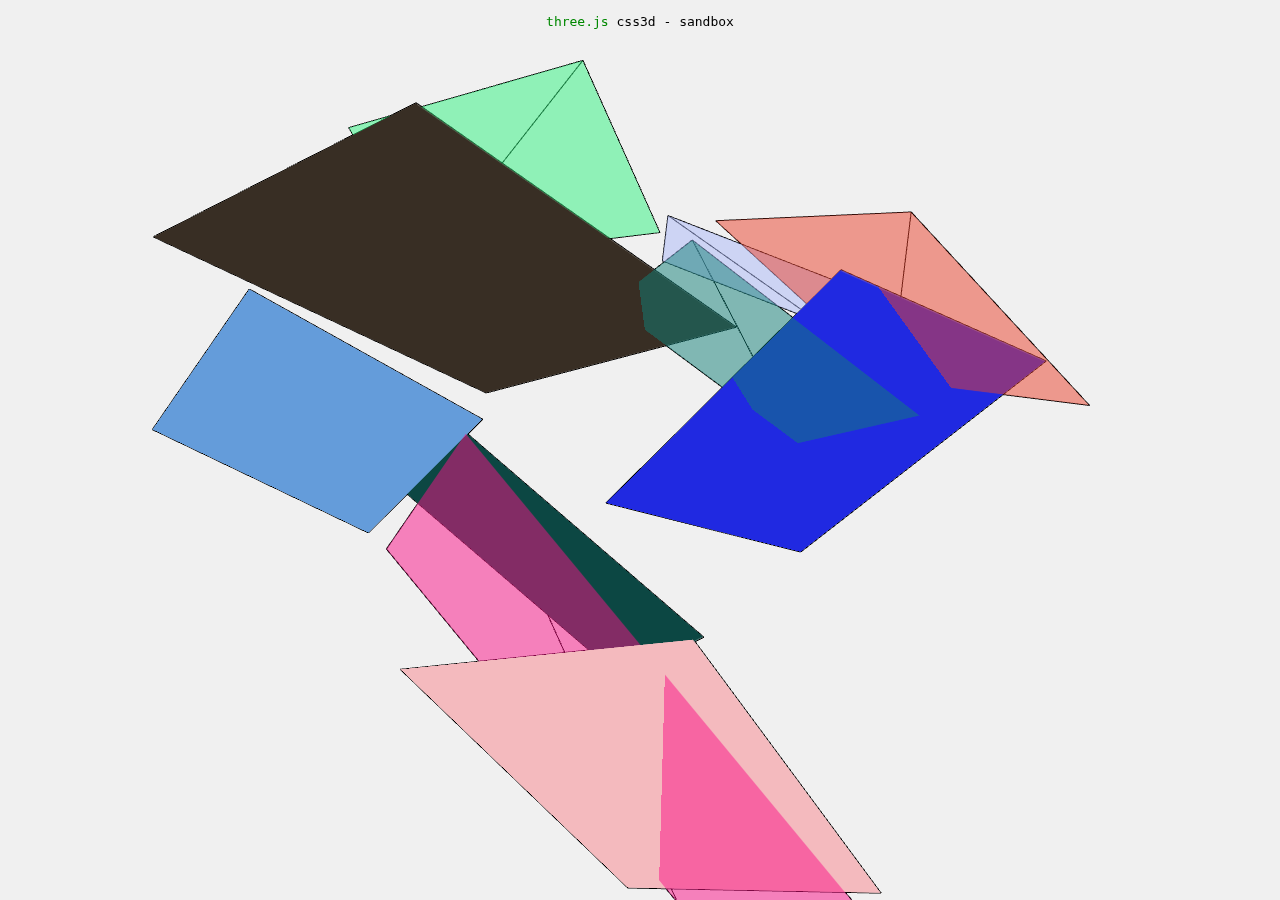
<file: resources/examples/css3d_sandbox.html>
<!DOCTYPE html>
<html>
	<head>
		<meta charset="utf-8">
		<meta name="viewport" content="width=device-width, user-scalable=no, minimum-scale=1.0, maximum-scale=1.0">
		<link type="text/css" rel="stylesheet" href="main.css">
		<style>
			body {
				color: #000;
			}
			a {
				color: #080;
			}
		</style>
	</head>
	<body>
		<div id="info"><a href="http://threejs.org" target="_blank" rel="noopener">three.js</a> css3d - sandbox</div>

		<script type="module">

			import * as THREE from '../build/three.module.js';

			import { TrackballControls } from './jsm/controls/TrackballControls.js';
			import { CSS3DRenderer, CSS3DObject } from './jsm/renderers/CSS3DRenderer.js';

			var camera, scene, renderer;

			var scene2, renderer2;

			var controls;

			init();
			animate();

			function init() {

				camera = new THREE.PerspectiveCamera( 45, window.innerWidth / window.innerHeight, 1, 1000 );
				camera.position.set( 200, 200, 200 );

				scene = new THREE.Scene();
				scene.background = new THREE.Color( 0xf0f0f0 );

				scene2 = new THREE.Scene();

				var material = new THREE.MeshBasicMaterial( { color: 0x000000, wireframe: true, wireframeLinewidth: 1, side: THREE.DoubleSide } );

				//

				for ( var i = 0; i < 10; i ++ ) {

					var element = document.createElement( 'div' );
					element.style.width = '100px';
					element.style.height = '100px';
					element.style.opacity = ( i < 5 ) ? 0.5 : 1;
					element.style.background = new THREE.Color( Math.random() * 0xffffff ).getStyle();

					var object = new CSS3DObject( element );
					object.position.x = Math.random() * 200 - 100;
					object.position.y = Math.random() * 200 - 100;
					object.position.z = Math.random() * 200 - 100;
					object.rotation.x = Math.random();
					object.rotation.y = Math.random();
					object.rotation.z = Math.random();
					object.scale.x = Math.random() + 0.5;
					object.scale.y = Math.random() + 0.5;
					scene2.add( object );

					var geometry = new THREE.PlaneBufferGeometry( 100, 100 );
					var mesh = new THREE.Mesh( geometry, material );
					mesh.position.copy( object.position );
					mesh.rotation.copy( object.rotation );
					mesh.scale.copy( object.scale );
					scene.add( mesh );

				}

				//

				renderer = new THREE.WebGLRenderer( { antialias: true } );
				renderer.setPixelRatio( window.devicePixelRatio );
				renderer.setSize( window.innerWidth, window.innerHeight );
				document.body.appendChild( renderer.domElement );

				renderer2 = new CSS3DRenderer();
				renderer2.setSize( window.innerWidth, window.innerHeight );
				renderer2.domElement.style.position = 'absolute';
				renderer2.domElement.style.top = 0;
				document.body.appendChild( renderer2.domElement );

				controls = new TrackballControls( camera, renderer2.domElement );

			}

			function animate() {

				requestAnimationFrame( animate );

				controls.update();

				renderer.render( scene, camera );
				renderer2.render( scene2, camera );

			}

		</script>
	</body>
</html>
</file>
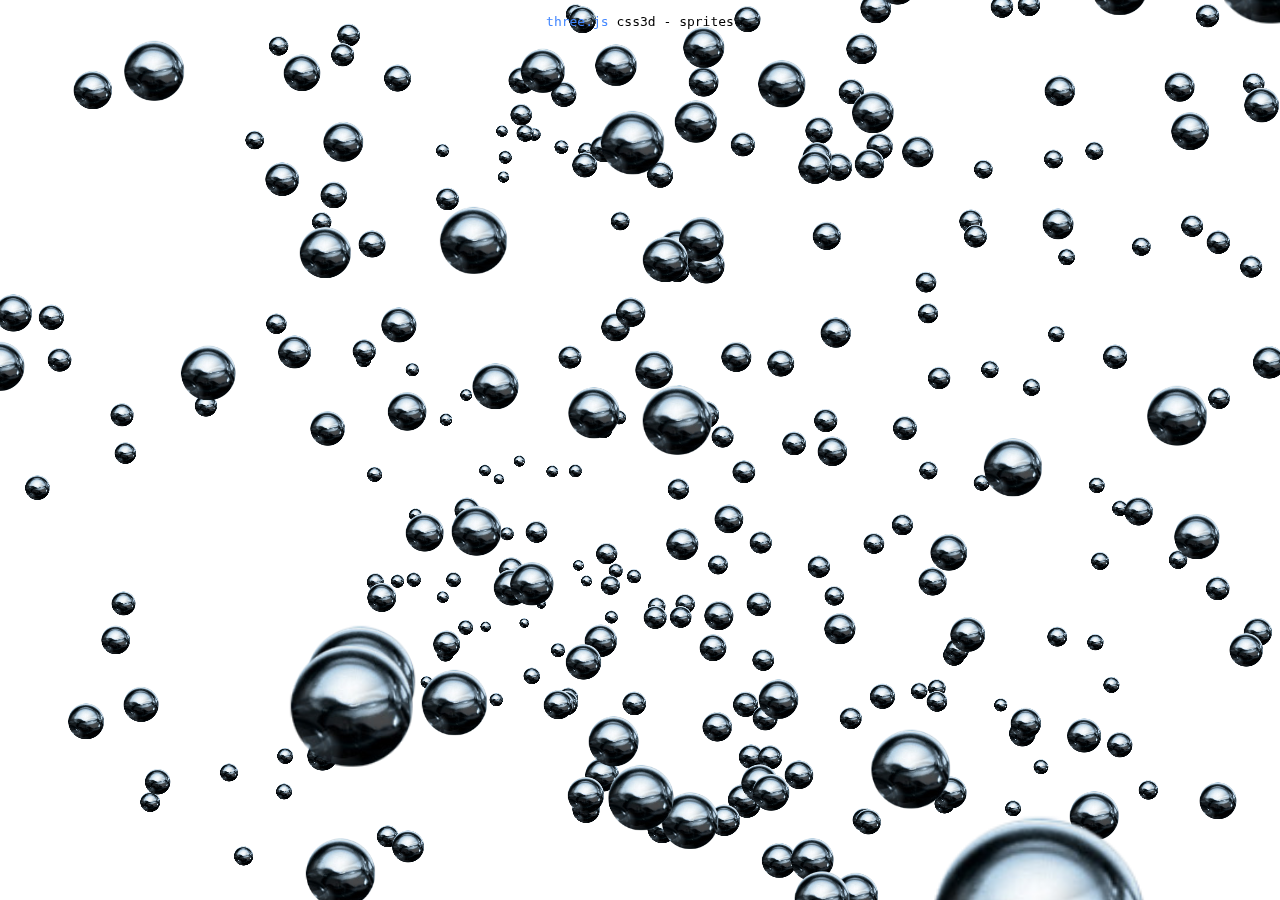
<file: resources/examples/css3d_sprites.html>
<!DOCTYPE html>
<html>
	<head>
		<title>three.js css3d - sprites</title>
		<meta charset="utf-8">
		<meta name="viewport" content="width=device-width, user-scalable=no, minimum-scale=1.0, maximum-scale=1.0">
		<link type="text/css" rel="stylesheet" href="main.css">
		<style>
			body {
				background-color: #fff;
				color: #000;
			}
			a {
				color: #48f;
			}
		</style>
	</head>
	<body>

		<div id="info"><a href="http://threejs.org" target="_blank" rel="noopener">three.js</a> css3d - sprites</div>
		<div id="container"></div>

		<script type="module">

			import * as THREE from '../build/three.module.js';

			import { TWEEN } from './jsm/libs/tween.module.min.js';
			import { TrackballControls } from './jsm/controls/TrackballControls.js';
			import { CSS3DRenderer, CSS3DSprite } from './jsm/renderers/CSS3DRenderer.js';

			var camera, scene, renderer;
			var controls;

			var particlesTotal = 512;
			var positions = [];
			var objects = [];
			var current = 0;

			init();
			animate();

			function init() {

				camera = new THREE.PerspectiveCamera( 75, window.innerWidth / window.innerHeight, 1, 5000 );
				camera.position.set( 600, 400, 1500 );
				camera.lookAt( 0, 0, 0 );

				scene = new THREE.Scene();

				var image = document.createElement( 'img' );
				image.addEventListener( 'load', function () {

					for ( var i = 0; i < particlesTotal; i ++ ) {

						var object = new CSS3DSprite( image.cloneNode() );
						object.position.x = Math.random() * 4000 - 2000,
						object.position.y = Math.random() * 4000 - 2000,
						object.position.z = Math.random() * 4000 - 2000;
						scene.add( object );

						objects.push( object );

					}

					transition();

				}, false );
				image.src = 'textures/sprite.png';

				// Plane

				var amountX = 16;
				var amountZ = 32;
				var separation = 150;
				var offsetX = ( ( amountX - 1 ) * separation ) / 2;
				var offsetZ = ( ( amountZ - 1 ) * separation ) / 2;

				for ( var i = 0; i < particlesTotal; i ++ ) {

					var x = ( i % amountX ) * separation;
					var z = Math.floor( i / amountX ) * separation;
					var y = ( Math.sin( x * 0.5 ) + Math.sin( z * 0.5 ) ) * 200;

					positions.push( x - offsetX, y, z - offsetZ );

				}

				// Cube

				var amount = 8;
				var separation = 150;
				var offset = ( ( amount - 1 ) * separation ) / 2;

				for ( var i = 0; i < particlesTotal; i ++ ) {

					var x = ( i % amount ) * separation;
					var y = Math.floor( ( i / amount ) % amount ) * separation;
					var z = Math.floor( i / ( amount * amount ) ) * separation;

					positions.push( x - offset, y - offset, z - offset );

				}

				// Random

				for ( var i = 0; i < particlesTotal; i ++ ) {

					positions.push(
						Math.random() * 4000 - 2000,
						Math.random() * 4000 - 2000,
						Math.random() * 4000 - 2000
					);

				}

				// Sphere

				var radius = 750;

				for ( var i = 0; i < particlesTotal; i ++ ) {

					var phi = Math.acos( - 1 + ( 2 * i ) / particlesTotal );
					var theta = Math.sqrt( particlesTotal * Math.PI ) * phi;

					positions.push(
						radius * Math.cos( theta ) * Math.sin( phi ),
						radius * Math.sin( theta ) * Math.sin( phi ),
						radius * Math.cos( phi )
					);

				}

				//

				renderer = new CSS3DRenderer();
				renderer.setSize( window.innerWidth, window.innerHeight );
				document.getElementById( 'container' ).appendChild( renderer.domElement );

				//

				controls = new TrackballControls( camera, renderer.domElement );

				//

				window.addEventListener( 'resize', onWindowResize, false );

			}

			function onWindowResize() {

				camera.aspect = window.innerWidth / window.innerHeight;
				camera.updateProjectionMatrix();

				renderer.setSize( window.innerWidth, window.innerHeight );

			}

			function transition() {

				var offset = current * particlesTotal * 3;
				var duration = 2000;

				for ( var i = 0, j = offset; i < particlesTotal; i ++, j += 3 ) {

					var object = objects[ i ];

					new TWEEN.Tween( object.position )
						.to( {
							x: positions[ j ],
							y: positions[ j + 1 ],
							z: positions[ j + 2 ]
						}, Math.random() * duration + duration )
						.easing( TWEEN.Easing.Exponential.InOut )
						.start();

				}

				new TWEEN.Tween( this )
					.to( {}, duration * 3 )
					.onComplete( transition )
					.start();

				current = ( current + 1 ) % 4;

			}

			function animate() {

				requestAnimationFrame( animate );

				TWEEN.update();
				controls.update();

				var time = performance.now();

				for ( var i = 0, l = objects.length; i < l; i ++ ) {

					var object = objects[ i ];
					var scale = Math.sin( ( Math.floor( object.position.x ) + time ) * 0.002 ) * 0.3 + 1;
					object.scale.set( scale, scale, scale );

				}

				renderer.render( scene, camera );

			}

		</script>
	</body>
</html>
</file>
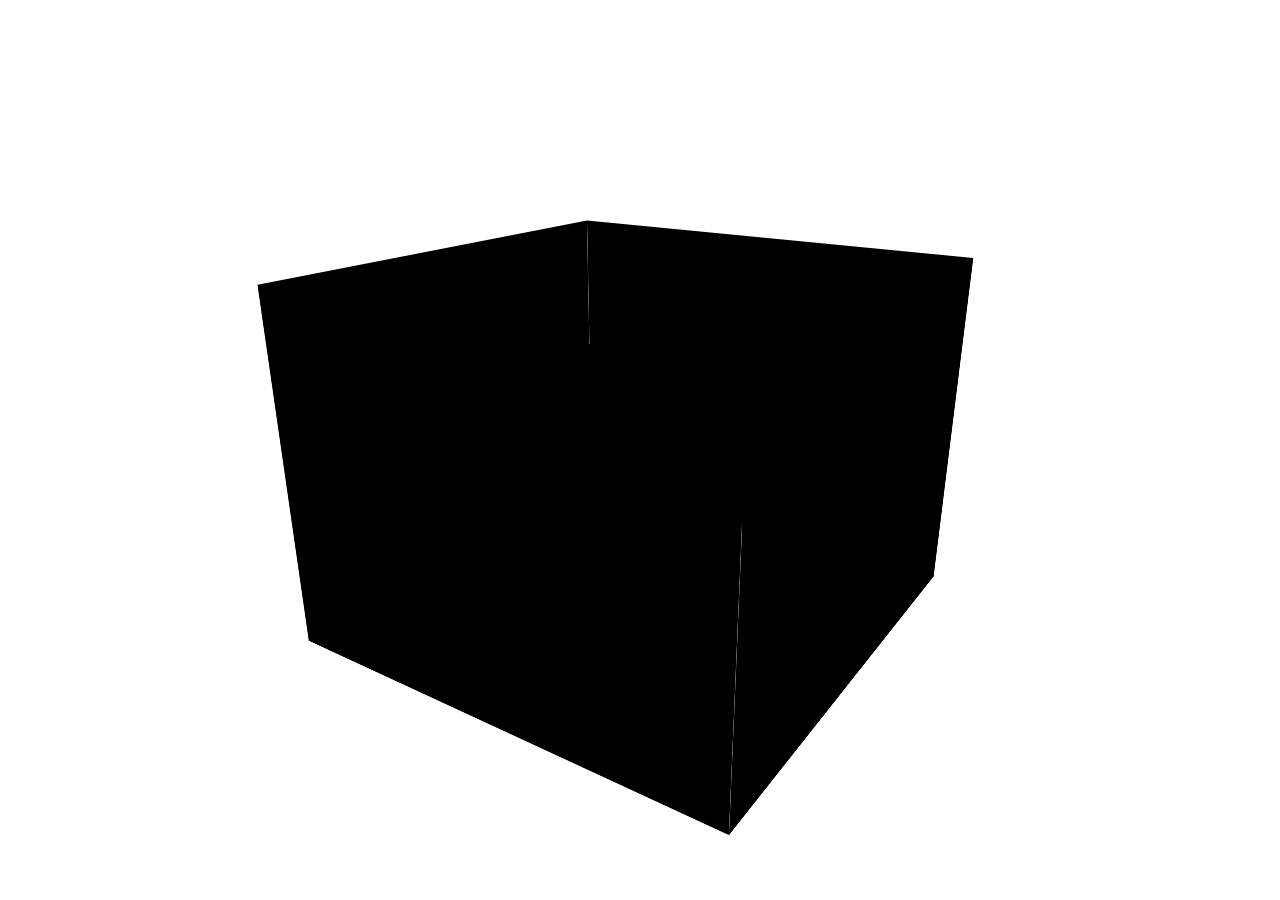
<file: resources/examples/css3d_youtube.html>
<!DOCTYPE html>
<html>
	<head>
		<title>three.js css3d - youtube</title>
		<meta charset="utf-8">
		<meta name="viewport" content="width=device-width, user-scalable=no, minimum-scale=1.0, maximum-scale=1.0">
		<link type="text/css" rel="stylesheet" href="main.css">
		<style>
			body {
				background-color: #ffffff;
			}

			#blocker {
				position: absolute;
				top: 0;
				left: 0;
				bottom: 0;
				right: 0;
			}
		</style>
	</head>
	<body>
		<div id="container"></div>
		<div id="blocker"></div>

		<script type="module">

			import * as THREE from '../build/three.module.js';

			import { TrackballControls } from './jsm/controls/TrackballControls.js';
			import { CSS3DRenderer, CSS3DObject } from './jsm/renderers/CSS3DRenderer.js';

			var camera, scene, renderer;
			var controls;

			var Element = function ( id, x, y, z, ry ) {

				var div = document.createElement( 'div' );
				div.style.width = '480px';
				div.style.height = '360px';
				div.style.backgroundColor = '#000';

				var iframe = document.createElement( 'iframe' );
				iframe.style.width = '480px';
				iframe.style.height = '360px';
				iframe.style.border = '0px';
				iframe.src = [ 'https://www.youtube.com/embed/', id, '?rel=0' ].join( '' );
				div.appendChild( iframe );

				var object = new CSS3DObject( div );
				object.position.set( x, y, z );
				object.rotation.y = ry;

				return object;

			};

			init();
			animate();

			function init() {

				var container = document.getElementById( 'container' );

				camera = new THREE.PerspectiveCamera( 50, window.innerWidth / window.innerHeight, 1, 5000 );
				camera.position.set( 500, 350, 750 );

				scene = new THREE.Scene();

				renderer = new CSS3DRenderer();
				renderer.setSize( window.innerWidth, window.innerHeight );
				container.appendChild( renderer.domElement );

				var group = new THREE.Group();
				group.add( new Element( 'SJOz3qjfQXU', 0, 0, 240, 0 ) );
				group.add( new Element( 'Y2-xZ-1HE-Q', 240, 0, 0, Math.PI / 2 ) );
				group.add( new Element( 'IrydklNpcFI', 0, 0, - 240, Math.PI ) );
				group.add( new Element( '9ubytEsCaS0', - 240, 0, 0, - Math.PI / 2 ) );
				scene.add( group );

				controls = new TrackballControls( camera, renderer.domElement );
				controls.rotateSpeed = 4;

				window.addEventListener( 'resize', onWindowResize, false );

				// Block iframe events when dragging camera

				var blocker = document.getElementById( 'blocker' );
				blocker.style.display = 'none';

				controls.addEventListener( 'start', function () {

					blocker.style.display = '';

				} );
				controls.addEventListener( 'end', function () {

					blocker.style.display = 'none';

				} );

			}

			function onWindowResize() {

				camera.aspect = window.innerWidth / window.innerHeight;
				camera.updateProjectionMatrix();
				renderer.setSize( window.innerWidth, window.innerHeight );

			}

			function animate() {

				requestAnimationFrame( animate );
				controls.update();
				renderer.render( scene, camera );

			}

		</script>
	</body>
</html>
</file>
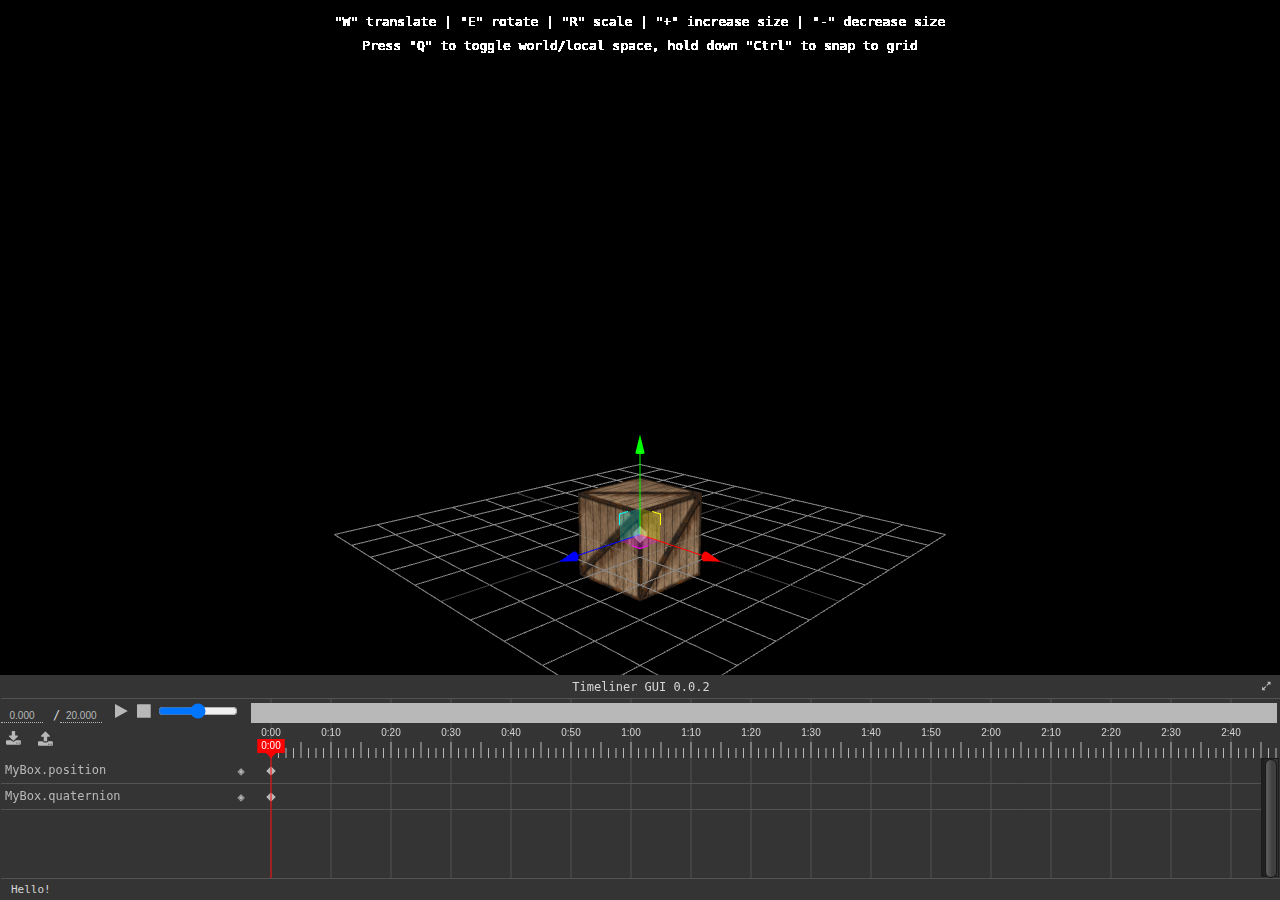
<file: resources/examples/misc_animation_authoring.html>
<!DOCTYPE html>
<html lang="en">
	<head>
		<title>three.js webgl - animation authoring</title>
		<meta charset="utf-8">
		<meta name="viewport" content="width=device-width, user-scalable=no, minimum-scale=1.0, maximum-scale=1.0">
		<link type="text/css" rel="stylesheet" href="main.css">
	</head>
	<body>

		<div id="info">
		"W" translate | "E" rotate | "R" scale | "+" increase size | "-" decrease size<br />
		Press "Q" to toggle world/local space, hold down "Ctrl" to snap to grid
		</div>

		<script src="js/libs/timeliner_gui.min.js"></script>

		<script type="module">

			import * as THREE from '../build/three.module.js';

			import { TransformControls } from './jsm/controls/TransformControls.js';
			import { TimelinerController } from './jsm/animation/TimelinerController.js';

			var camera, scene, renderer, control;

			init();
			render();

			function init() {

				renderer = new THREE.WebGLRenderer( { antialias: true } );
				renderer.setPixelRatio( window.devicePixelRatio );
				renderer.setSize( window.innerWidth, window.innerHeight );
				document.body.appendChild( renderer.domElement );

				//

				camera = new THREE.PerspectiveCamera( 70, window.innerWidth / window.innerHeight, 1, 3000 );
				camera.position.set( 1000, 500, 1000 );
				camera.lookAt( 0, 200, 0 );

				scene = new THREE.Scene();
				scene.add( new THREE.GridHelper( 1000, 10 ) );

				var light = new THREE.DirectionalLight( 0xffffff, 2 );
				light.position.set( 1, 1, 1 );
				scene.add( light );


				var texture = new THREE.TextureLoader().load( 'textures/crate.gif', render );
				texture.mapping = THREE.UVMapping;
				texture.anisotropy = renderer.capabilities.getMaxAnisotropy();

				var geometry = new THREE.BoxBufferGeometry( 200, 200, 200 );
				var material = new THREE.MeshLambertMaterial( { map: texture } );

				control = new TransformControls( camera, renderer.domElement );
				control.addEventListener( 'change', render );

				var mesh = new THREE.Mesh( geometry, material );
				mesh.name = "MyBox";
				scene.add( mesh );

				control.attach( mesh );
				scene.add( control );

				window.addEventListener( 'resize', onWindowResize, false );

				window.addEventListener( 'keydown', function ( event ) {

					switch ( event.keyCode ) {

						case 81: // Q
							control.setSpace( control.space === "local" ? "world" : "local" );
							break;

						case 17: // Ctrl
							control.setTranslationSnap( 100 );
							control.setRotationSnap( THREE.Math.degToRad( 15 ) );
							break;

						case 87: // W
							control.setMode( "translate" );
							break;

						case 69: // E
							control.setMode( "rotate" );
							break;

						case 82: // R
							control.setMode( "scale" );
							break;

						case 187:
						case 107: // +, =, num+
							control.setSize( control.size + 0.1 );
							break;

						case 189:
						case 109: // -, _, num-
							control.setSize( Math.max( control.size - 0.1, 0.1 ) );
							break;

					}

				} );

				window.addEventListener( 'keyup', function ( event ) {

					switch ( event.keyCode ) {

						case 17: // Ctrl
							control.setTranslationSnap( null );
							control.setRotationSnap( null );
							break;

					}

				} );

				var trackInfo = [

					{
						type: THREE.VectorKeyframeTrack,
						propertyPath: 'MyBox.position',
						initialValue: [ 0, 0, 0 ],
						interpolation: THREE.InterpolateSmooth
					},

					{
						type: THREE.QuaternionKeyframeTrack,
						propertyPath: 'MyBox.quaternion',
						initialValue: [ 0, 0, 0, 1 ],
						interpolation: THREE.InterpolateLinear

					}

				];

				new Timeliner( new TimelinerController( scene, trackInfo, render ) );

			}

			function onWindowResize() {

				camera.aspect = window.innerWidth / window.innerHeight;
				camera.updateProjectionMatrix();

				renderer.setSize( window.innerWidth, window.innerHeight );

				render();

			}

			function render() {

				renderer.render( scene, camera );

			}

		</script>

	</body>
</html>
</file>
<file: style.css>
html,
body {
  margin: 0;
  height: 100%;
}
#c {
  width: 100%;
  height: 100%;
  display: block;
}

#container {
  position: relative; /* makes this the origin of its children */
  width: 100vw;
  height: 100vh;
  overflow: hidden;
}
#labels {
  position: absolute; /* let us position ourself inside the container */
  left: 0; /* make our position the top left of the container */
  top: 0;
  color: white;
}
</file>
<file: resources/editor/css/main.css>
:root {
	color-scheme: light dark;
}

body {
	font-family: Helvetica, Arial, sans-serif;
	font-size: 14px;
	margin: 0;
	overflow: hidden;
}

hr {
	border: 0;
	border-top: 1px solid #ccc;
}

button {
	position: relative;
}

textarea {
	tab-size: 4;
	white-space: pre;
	word-wrap: normal;
}

	textarea.success {
		border-color: #8b8 !important;
	}

	textarea.fail {
		border-color: #f00 !important;
		background-color: rgba(255,0,0,0.05);
	}

textarea, input { outline: none; } /* osx */

.Panel {
	-moz-user-select: none;
	-webkit-user-select: none;
	-ms-user-select: none;

	/* No support for these yet */
	-o-user-select: none;
	user-select: none;
}

.TabbedPanel {
	-moz-user-select: none;
	-webkit-user-select: none;
	-ms-user-select: none;

	/* No support for these yet */
	-o-user-select: none;
	user-select: none;
	position: relative;
	display: block;
	width: 100%;
}

.TabbedPanel .Tabs {
	position: relative;
	display: block;
	width: 100%;
}

.TabbedPanel .Tabs .Tab {
	padding: 10px;
	vertical-align: middle;
	text-transform: uppercase;
}

.TabbedPanel .Tabs .Panels {
	position: relative;
	display: block;
	width: 100%;
	height: 100%;
}

/* Listbox */
.Listbox {
	color: #444;
	background-color: #fff;
	padding: 0;
	width: 100%;
	min-height: 140px;
	font-size: 12px;
	cursor: default;
	overflow: auto;
}

.Listbox .ListboxItem {
	padding: 6px;
	color: #666;
	white-space: nowrap;
}

.Listbox .ListboxItem.active {
	background-color: rgba(0, 0, 0, 0.04);
}

/* CodeMirror */

.CodeMirror {

	position: absolute !important;
	top: 37px;
	width: 100% !important;
	height: calc(100% - 37px) !important;

}

	.CodeMirror .errorLine {

		background: rgba(255,0,0,0.25);

	}

	.CodeMirror .esprima-error {

		color: #f00;
		text-align: right;
		padding: 0 20px;

	}

/* outliner */

#outliner .option {

	border: 1px solid transparent;
}

#outliner .option.drag {

	border: 1px dashed #999;

}

#outliner .option.dragTop {

	border-top: 1px dashed #999;

}

#outliner .option.dragBottom {

	border-bottom: 1px dashed #999;

}

#outliner .type {
	position:relative;
	top:-2px;
	padding: 0 2px;
	color: #ddd;
}

#outliner .type:after {
	content: '■';
}

#outliner .Scene {
	color: #ccccff;
}

#outliner .Object3D {
	color: #aaaaee;
}

#outliner .Mesh {
	color: #8888ee;
}

#outliner .Line {
	color: #88ee88;
}

#outliner .LineSegments {
	color: #88ee88;
}

#outliner .Points {
	color: #ee8888;
}

/* */

#outliner .PointLight {
	color: #dddd00;
}

/* */

#outliner .Geometry {
	color: #88ff88;
}

#outliner .BoxGeometry {
	color: #bbeebb;
}

#outliner .TorusGeometry {
	color: #aaeeaa;
}

/* */

#outliner .Material {
	color: #ff8888;
}

#outliner .MeshPhongMaterial {
	color: #ffaa88;
}

/* */

#outliner .Script:after {
	content: '{...}' /* ❮/❯ */
}

/*  */

button {
	color: #555;
	background-color: #ddd;
	border: 0px;
	padding: 5px 8px;
	text-transform: uppercase;
	cursor: pointer;
	outline: none;
}

	button:hover {
		background-color: #fff;
	}

	button.selected {
		background-color: #fff;
	}

input, textarea {
	border: 1px solid transparent;
	color: #444;
}

input.Number {
	color: #08f!important;
	font-size: 12px;
	border: 0px;
	padding: 2px;
	cursor: col-resize;
}

select {
	color: #666;
	background-color: #ddd;
	border: 0px;
	text-transform: uppercase;
	cursor: pointer;
	outline: none;
}

	select:hover {
		background-color: #fff;
	}

/* UI */

#viewport {
	position: absolute;
	top: 32px;
	left: 0;
	right: 300px;
	bottom: 0;
}

	#viewport #info {
		text-shadow: 1px 1px 0 rgba(0,0,0,0.25);
		pointer-events: none;
	}

#script {
	position: absolute;
	top: 32px;
	left: 0;
	right: 300px;
	bottom: 0;
	opacity: 0.9;
}

#player {
	position: absolute;
	top: 32px;
	left: 0;
	right: 300px;
	bottom: 0;
}

#menubar {
	position: absolute;
	width: 100%;
	height: 32px;
	background: #eee;
	padding: 0;
	margin: 0;
	right: 0;
	top: 0;
}

	#menubar .menu {
		float: left;
		cursor: pointer;
		padding-right: 8px;
	}

	#menubar .menu.right {
		float: right;
		cursor: auto;
		padding-right: 0;
		text-align: right;
	}

		#menubar .menu .title {
			display: inline-block;
			color: #888;
			margin: 0;
			padding: 8px;
			line-height: 16px;
		}

		#menubar .menu .options {
			position: fixed;
			display: none;
			padding: 5px 0;
			background: #eee;
			width: 150px;
			max-height: calc(100% - 80px);
			overflow: auto;
		}

		#menubar .menu:hover .options {
			display: block;
		}

			#menubar .menu .options hr {
				border-color: #ddd;
			}

			#menubar .menu .options .option {
				color: #666;
				background-color: transparent;
				padding: 5px 10px;
				margin: 0 !important;
			}

				#menubar .menu .options .option:hover {
					color: #fff;
					background-color: #08f;
				}

				#menubar .menu .options .option:active {
					color: #666;
					background: transparent;
				}

		#menubar .menu .options .inactive {
			color: #bbb;
			background-color: transparent;
			padding: 5px 10px;
			margin: 0 !important;
		}

#sidebar {
	position: absolute;
	right: 0;
	top: 32px;
	bottom: 0;
	width: 300px;
	background: #eee;
	overflow: auto;
}

	#sidebar * {
		vertical-align: middle;
	}

	#sidebar .Panel {
		color: #888;
		padding: 10px;
		border-top: 1px solid #ccc;
	}

	#sidebar .Panel.collapsed {
		margin-bottom: 0;
	}

	#sidebar .Row {
		min-height: 20px;
		margin-bottom: 10px;
	}

#tabs {
	background-color: #ddd;
	border-top: 1px solid #ccc;
}

	#tabs span {
		color: #aaa;
		border-right: 1px solid #ccc;
		padding: 10px;
	}

	#tabs span.selected {
		color: #888;
		background-color: #eee;
	}

#toolbar {
	position: absolute;
	left: calc(50% - 290px); /* ( ( 100% - 300px ) / 2.0 ) - 140px */
	width: 280px;
	bottom: 16px;
	height: 32px;
	background: #eee;
	color: #333;
}

	#toolbar * {
		vertical-align: middle;
	}

	#toolbar .Panel {
		padding: 4px;
		color: #888;
	}

	#toolbar button {
		margin-right: 6px;
		line-height: 14px;
		height: 24px;
	}

.Outliner {
	color: #444;
	background-color: #fff;
	padding: 0;
	width: 100%;
	height: 140px;
	font-size: 12px;
	cursor: default;
	overflow: auto;
	outline: none !important;
}

	.Outliner .option {
		padding: 4px;
		color: #666;
		white-space: nowrap;
	}

	.Outliner .option:hover {
		background-color: rgba(0,0,0,0.02);
	}

	.Outliner .option.active {
		background-color: rgba(0,0,0,0.04);
	}


.TabbedPanel .Tabs {
	background-color: #ddd;
	border-top: 1px solid #ccc;
}

	.TabbedPanel .Tab {
		color: #aaa;
		border-right: 1px solid #ccc;
	}

	.TabbedPanel .Tab.selected {
		color: #888;
		background-color: #eee;
	}

.Listbox {
	color: #444;
	background-color: #fff;
}

.Panel {
	color: #888;
}

/* */

@media all and ( max-width: 600px ) {

	#menubar .menu .options {
		max-height: calc(100% - 372px);
	}

	#menubar .menu.right {
		display: none;
	}

	#viewport {
		left: 0;
		right: 0;
		top: 32px;
		height: calc(100% - 352px);
	}

	#script {
		left: 0;
		right: 0;
		top: 32px;
		height: calc(100% - 352px);
	}

	#player {
		left: 0;
		right: 0;
		top: 32px;
		height: calc(100% - 352px);
	}

	#sidebar {
		left: 0;
		width: 100%;
		top: calc(100% - 320px);
		bottom: 0;
	}

	#toolbar {
		left: calc(50% - 140px);
		width: 280px;
		top: 68px;
	}

}

/* DARK MODE */

@media ( prefers-color-scheme: dark ) {

	button {
		color: #aaa;
		background-color: #222;
	}

		button:hover {
			color: #ccc;
			background-color: #444;
		}

		button.selected {
			color: #fff;
			background-color: #08f;
		}

	input, textarea {
		background-color: #222;
		border: 1px solid transparent;
		color: #888;
	}

	select {
		color: #aaa;
		background-color: #222;
	}

		select:hover {
			color: #ccc;
			background-color: #444;
		}

	/* UI */

	#menubar {
		background: #111;
	}

			#menubar .menu .options {
				background: #111;
			}

				#menubar .menu .options hr {
					border-color: #222;
				}

				#menubar .menu .options .option {
					color: #888;
				}

			#menubar .menu .options .inactive {
				color: #444;
			}

	#sidebar {
		background-color: #111;
	}

		#sidebar .Panel {
			border-top: 1px solid #222;
		}

		#sidebar .Panel.Material canvas {
			border: solid 1px #5A5A5A;
		}

	#tabs {
		background-color: #1b1b1b;
		border-top: 1px solid #222;
	}

		#tabs span {
			color: #555;
			border-right: 1px solid #222;
		}

		#tabs span.selected {
			background-color: #111;
		}

	#toolbar {
		background-color: #111;
	}

	.Outliner {
		color: #888;
		background: #222;
	}

		.Outliner .option:hover {
			background-color: rgba(21,60,94,0.5);
		}

		.Outliner .option.active {
			background-color: rgba(21,60,94,1);
		}

	.TabbedPanel .Tabs {
		background-color: #1b1b1b;
		border-top: 1px solid #222;
	}

		.TabbedPanel .Tab {
			color: #555;
			border-right: 1px solid #222;
		}

		.TabbedPanel .Tab.selected {
			color: #888;
			background-color: #111;
		}

	.Listbox {
		color: #888;
		background: #222;
	}

}
</file>
<file: resources/editor/js/libs/codemirror/codemirror.css>
/* BASICS */

.CodeMirror {
  /* Set height, width, borders, and global font properties here */
  font-family: monospace;
  height: 300px;
  color: black;
}

/* PADDING */

.CodeMirror-lines {
  padding: 4px 0; /* Vertical padding around content */
}
.CodeMirror pre {
  padding: 0 4px; /* Horizontal padding of content */
}

.CodeMirror-scrollbar-filler, .CodeMirror-gutter-filler {
  background-color: white; /* The little square between H and V scrollbars */
}

/* GUTTER */

.CodeMirror-gutters {
  border-right: 1px solid #ddd;
  background-color: #f7f7f7;
  white-space: nowrap;
}
.CodeMirror-linenumbers {}
.CodeMirror-linenumber {
  padding: 0 3px 0 5px;
  min-width: 20px;
  text-align: right;
  color: #999;
  white-space: nowrap;
}

.CodeMirror-guttermarker { color: black; }
.CodeMirror-guttermarker-subtle { color: #999; }

/* CURSOR */

.CodeMirror-cursor {
  border-left: 1px solid black;
  border-right: none;
  width: 0;
}
/* Shown when moving in bi-directional text */
.CodeMirror div.CodeMirror-secondarycursor {
  border-left: 1px solid silver;
}
.cm-fat-cursor .CodeMirror-cursor {
  width: auto;
  border: 0;
  background: #7e7;
}
.cm-fat-cursor div.CodeMirror-cursors {
  z-index: 1;
}

.cm-animate-fat-cursor {
  width: auto;
  border: 0;
  -webkit-animation: blink 1.06s steps(1) infinite;
  -moz-animation: blink 1.06s steps(1) infinite;
  animation: blink 1.06s steps(1) infinite;
  background-color: #7e7;
}
@-moz-keyframes blink {
  0% {}
  50% { background-color: transparent; }
  100% {}
}
@-webkit-keyframes blink {
  0% {}
  50% { background-color: transparent; }
  100% {}
}
@keyframes blink {
  0% {}
  50% { background-color: transparent; }
  100% {}
}

/* Can style cursor different in overwrite (non-insert) mode */
.CodeMirror-overwrite .CodeMirror-cursor {}

.cm-tab { display: inline-block; text-decoration: inherit; }

.CodeMirror-ruler {
  border-left: 1px solid #ccc;
  position: absolute;
}

/* DEFAULT THEME */

.cm-s-default .cm-header {color: blue;}
.cm-s-default .cm-quote {color: #090;}
.cm-negative {color: #d44;}
.cm-positive {color: #292;}
.cm-header, .cm-strong {font-weight: bold;}
.cm-em {font-style: italic;}
.cm-link {text-decoration: underline;}
.cm-strikethrough {text-decoration: line-through;}

.cm-s-default .cm-keyword {color: #708;}
.cm-s-default .cm-atom {color: #219;}
.cm-s-default .cm-number {color: #164;}
.cm-s-default .cm-def {color: #00f;}
.cm-s-default .cm-variable,
.cm-s-default .cm-punctuation,
.cm-s-default .cm-property,
.cm-s-default .cm-operator {}
.cm-s-default .cm-variable-2 {color: #05a;}
.cm-s-default .cm-variable-3 {color: #085;}
.cm-s-default .cm-comment {color: #a50;}
.cm-s-default .cm-string {color: #a11;}
.cm-s-default .cm-string-2 {color: #f50;}
.cm-s-default .cm-meta {color: #555;}
.cm-s-default .cm-qualifier {color: #555;}
.cm-s-default .cm-builtin {color: #30a;}
.cm-s-default .cm-bracket {color: #997;}
.cm-s-default .cm-tag {color: #170;}
.cm-s-default .cm-attribute {color: #00c;}
.cm-s-default .cm-hr {color: #999;}
.cm-s-default .cm-link {color: #00c;}

.cm-s-default .cm-error {color: #f00;}
.cm-invalidchar {color: #f00;}

.CodeMirror-composing { border-bottom: 2px solid; }

/* Default styles for common addons */

div.CodeMirror span.CodeMirror-matchingbracket {color: #0f0;}
div.CodeMirror span.CodeMirror-nonmatchingbracket {color: #f22;}
.CodeMirror-matchingtag { background: rgba(255, 150, 0, .3); }
.CodeMirror-activeline-background {background: #e8f2ff;}

/* STOP */

/* The rest of this file contains styles related to the mechanics of
   the editor. You probably shouldn't touch them. */

.CodeMirror {
  position: relative;
  overflow: hidden;
  background: white;
}

.CodeMirror-scroll {
  overflow: scroll !important; /* Things will break if this is overridden */
  /* 30px is the magic margin used to hide the element's real scrollbars */
  /* See overflow: hidden in .CodeMirror */
  margin-bottom: -30px; margin-right: -30px;
  padding-bottom: 30px;
  height: 100%;
  outline: none; /* Prevent dragging from highlighting the element */
  position: relative;
}
.CodeMirror-sizer {
  position: relative;
  border-right: 30px solid transparent;
}

/* The fake, visible scrollbars. Used to force redraw during scrolling
   before actual scrolling happens, thus preventing shaking and
   flickering artifacts. */
.CodeMirror-vscrollbar, .CodeMirror-hscrollbar, .CodeMirror-scrollbar-filler, .CodeMirror-gutter-filler {
  position: absolute;
  z-index: 6;
  display: none;
}
.CodeMirror-vscrollbar {
  right: 0; top: 0;
  overflow-x: hidden;
  overflow-y: scroll;
}
.CodeMirror-hscrollbar {
  bottom: 0; left: 0;
  overflow-y: hidden;
  overflow-x: scroll;
}
.CodeMirror-scrollbar-filler {
  right: 0; bottom: 0;
}
.CodeMirror-gutter-filler {
  left: 0; bottom: 0;
}

.CodeMirror-gutters {
  position: absolute; left: 0; top: 0;
  min-height: 100%;
  z-index: 3;
}
.CodeMirror-gutter {
  white-space: normal;
  height: 100%;
  display: inline-block;
  vertical-align: top;
  margin-bottom: -30px;
  /* Hack to make IE7 behave */
  *zoom:1;
  *display:inline;
}
.CodeMirror-gutter-wrapper {
  position: absolute;
  z-index: 4;
  background: none !important;
  border: none !important;
}
.CodeMirror-gutter-background {
  position: absolute;
  top: 0; bottom: 0;
  z-index: 4;
}
.CodeMirror-gutter-elt {
  position: absolute;
  cursor: default;
  z-index: 4;
}
.CodeMirror-gutter-wrapper {
  -webkit-user-select: none;
  -moz-user-select: none;
  user-select: none;
}

.CodeMirror-lines {
  cursor: text;
  min-height: 1px; /* prevents collapsing before first draw */
}
.CodeMirror pre {
  /* Reset some styles that the rest of the page might have set */
  -moz-border-radius: 0; -webkit-border-radius: 0; border-radius: 0;
  border-width: 0;
  background: transparent;
  font-family: inherit;
  font-size: inherit;
  margin: 0;
  white-space: pre;
  word-wrap: normal;
  line-height: inherit;
  color: inherit;
  z-index: 2;
  position: relative;
  overflow: visible;
  -webkit-tap-highlight-color: transparent;
  -webkit-font-variant-ligatures: none;
  font-variant-ligatures: none;
}
.CodeMirror-wrap pre {
  word-wrap: break-word;
  white-space: pre-wrap;
  word-break: normal;
}

.CodeMirror-linebackground {
  position: absolute;
  left: 0; right: 0; top: 0; bottom: 0;
  z-index: 0;
}

.CodeMirror-linewidget {
  position: relative;
  z-index: 2;
  overflow: auto;
}

.CodeMirror-widget {}

.CodeMirror-code {
  outline: none;
}

/* Force content-box sizing for the elements where we expect it */
.CodeMirror-scroll,
.CodeMirror-sizer,
.CodeMirror-gutter,
.CodeMirror-gutters,
.CodeMirror-linenumber {
  -moz-box-sizing: content-box;
  box-sizing: content-box;
}

.CodeMirror-measure {
  position: absolute;
  width: 100%;
  height: 0;
  overflow: hidden;
  visibility: hidden;
}

.CodeMirror-cursor { position: absolute; }
.CodeMirror-measure pre { position: static; }

div.CodeMirror-cursors {
  visibility: hidden;
  position: relative;
  z-index: 3;
}
div.CodeMirror-dragcursors {
  visibility: visible;
}

.CodeMirror-focused div.CodeMirror-cursors {
  visibility: visible;
}

.CodeMirror-selected { background: #d9d9d9; }
.CodeMirror-focused .CodeMirror-selected { background: #d7d4f0; }
.CodeMirror-crosshair { cursor: crosshair; }
.CodeMirror-line::selection, .CodeMirror-line > span::selection, .CodeMirror-line > span > span::selection { background: #d7d4f0; }
.CodeMirror-line::-moz-selection, .CodeMirror-line > span::-moz-selection, .CodeMirror-line > span > span::-moz-selection { background: #d7d4f0; }

.cm-searching {
  background: #ffa;
  background: rgba(255, 255, 0, .4);
}

/* IE7 hack to prevent it from returning funny offsetTops on the spans */
.CodeMirror span { *vertical-align: text-bottom; }

/* Used to force a border model for a node */
.cm-force-border { padding-right: .1px; }

@media print {
  /* Hide the cursor when printing */
  .CodeMirror div.CodeMirror-cursors {
    visibility: hidden;
  }
}

/* See issue #2901 */
.cm-tab-wrap-hack:after { content: ''; }

/* Help users use markselection to safely style text background */
span.CodeMirror-selectedtext { background: none; }
</file>
<file: resources/editor/js/libs/codemirror/theme/monokai.css>
/* Based on Sublime Text's Monokai theme */

.cm-s-monokai.CodeMirror { background: #272822; color: #f8f8f2; }
.cm-s-monokai div.CodeMirror-selected { background: #49483E; }
.cm-s-monokai .CodeMirror-line::selection, .cm-s-monokai .CodeMirror-line > span::selection, .cm-s-monokai .CodeMirror-line > span > span::selection { background: rgba(73, 72, 62, .99); }
.cm-s-monokai .CodeMirror-line::-moz-selection, .cm-s-monokai .CodeMirror-line > span::-moz-selection, .cm-s-monokai .CodeMirror-line > span > span::-moz-selection { background: rgba(73, 72, 62, .99); }
.cm-s-monokai .CodeMirror-gutters { background: #272822; border-right: 0px; }
.cm-s-monokai .CodeMirror-guttermarker { color: white; }
.cm-s-monokai .CodeMirror-guttermarker-subtle { color: #d0d0d0; }
.cm-s-monokai .CodeMirror-linenumber { color: #d0d0d0; }
.cm-s-monokai .CodeMirror-cursor { border-left: 1px solid #f8f8f0; }

.cm-s-monokai span.cm-comment { color: #75715e; }
.cm-s-monokai span.cm-atom { color: #ae81ff; }
.cm-s-monokai span.cm-number { color: #ae81ff; }

.cm-s-monokai span.cm-property, .cm-s-monokai span.cm-attribute { color: #a6e22e; }
.cm-s-monokai span.cm-keyword { color: #f92672; }
.cm-s-monokai span.cm-builtin { color: #66d9ef; }
.cm-s-monokai span.cm-string { color: #e6db74; }

.cm-s-monokai span.cm-variable { color: #f8f8f2; }
.cm-s-monokai span.cm-variable-2 { color: #9effff; }
.cm-s-monokai span.cm-variable-3 { color: #66d9ef; }
.cm-s-monokai span.cm-def { color: #fd971f; }
.cm-s-monokai span.cm-bracket { color: #f8f8f2; }
.cm-s-monokai span.cm-tag { color: #f92672; }
.cm-s-monokai span.cm-header { color: #ae81ff; }
.cm-s-monokai span.cm-link { color: #ae81ff; }
.cm-s-monokai span.cm-error { background: #f92672; color: #f8f8f0; }

.cm-s-monokai .CodeMirror-activeline-background { background: #373831; }
.cm-s-monokai .CodeMirror-matchingbracket {
  text-decoration: underline;
  color: white !important;
}
</file>
<file: resources/editor/js/libs/codemirror/addon/dialog.css>
.CodeMirror-dialog {
  position: absolute;
  left: 0; right: 0;
  background: inherit;
  z-index: 15;
  padding: .1em .8em;
  overflow: hidden;
  color: inherit;
}

.CodeMirror-dialog-top {
  border-bottom: 1px solid #eee;
  top: 0;
}

.CodeMirror-dialog-bottom {
  border-top: 1px solid #eee;
  bottom: 0;
}

.CodeMirror-dialog input {
  border: none;
  outline: none;
  background: transparent;
  width: 20em;
  color: inherit;
  font-family: monospace;
}

.CodeMirror-dialog button {
  font-size: 70%;
}
</file>
<file: resources/editor/js/libs/codemirror/addon/show-hint.css>
.CodeMirror-hints {
  position: absolute;
  z-index: 10;
  overflow: hidden;
  list-style: none;

  margin: 0;
  padding: 2px;

  -webkit-box-shadow: 2px 3px 5px rgba(0,0,0,.2);
  -moz-box-shadow: 2px 3px 5px rgba(0,0,0,.2);
  box-shadow: 2px 3px 5px rgba(0,0,0,.2);
  border-radius: 3px;
  border: 1px solid silver;

  background: white;
  font-size: 90%;
  font-family: monospace;

  max-height: 20em;
  overflow-y: auto;
}

.CodeMirror-hint {
  margin: 0;
  padding: 0 4px;
  border-radius: 2px;
  max-width: 19em;
  overflow: hidden;
  white-space: pre;
  color: black;
  cursor: pointer;
}

li.CodeMirror-hint-active {
  background: #08f;
  color: white;
}
</file>
<file: resources/editor/js/libs/codemirror/addon/tern.css>
.CodeMirror-Tern-completion {
  padding-left: 22px;
  position: relative;
}
.CodeMirror-Tern-completion:before {
  position: absolute;
  left: 2px;
  bottom: 2px;
  border-radius: 50%;
  font-size: 12px;
  font-weight: bold;
  height: 15px;
  width: 15px;
  line-height: 16px;
  text-align: center;
  color: white;
  -moz-box-sizing: border-box;
  box-sizing: border-box;
}
.CodeMirror-Tern-completion-unknown:before {
  content: "?";
  background: #4bb;
}
.CodeMirror-Tern-completion-object:before {
  content: "O";
  background: #77c;
}
.CodeMirror-Tern-completion-fn:before {
  content: "F";
  background: #7c7;
}
.CodeMirror-Tern-completion-array:before {
  content: "A";
  background: #c66;
}
.CodeMirror-Tern-completion-number:before {
  content: "1";
  background: #999;
}
.CodeMirror-Tern-completion-string:before {
  content: "S";
  background: #999;
}
.CodeMirror-Tern-completion-bool:before {
  content: "B";
  background: #999;
}

.CodeMirror-Tern-completion-guess {
  color: #999;
}

.CodeMirror-Tern-tooltip {
  border: 1px solid silver;
  border-radius: 3px;
  color: #444;
  padding: 2px 5px;
  font-size: 90%;
  font-family: monospace;
  background-color: white;
  white-space: pre-wrap;

  max-width: 40em;
  position: absolute;
  z-index: 10;
  -webkit-box-shadow: 2px 3px 5px rgba(0,0,0,.2);
  -moz-box-shadow: 2px 3px 5px rgba(0,0,0,.2);
  box-shadow: 2px 3px 5px rgba(0,0,0,.2);

  transition: opacity 1s;
  -moz-transition: opacity 1s;
  -webkit-transition: opacity 1s;
  -o-transition: opacity 1s;
  -ms-transition: opacity 1s;
}

.CodeMirror-Tern-hint-doc {
  max-width: 25em;
  margin-top: -3px;
}

.CodeMirror-Tern-fname { color: black; }
.CodeMirror-Tern-farg { color: #70a; }
.CodeMirror-Tern-farg-current { text-decoration: underline; }
.CodeMirror-Tern-type { color: #07c; }
.CodeMirror-Tern-fhint-guess { opacity: .7; }
</file>
<file: resources/files/main.css>
:root {
	color-scheme: light dark;

	--background-color: #fff;

	--color-blue: #049EF4;
	--text-color: #444;
	--secondary-text-color: #9e9e9e;

	--font-size: 16px;
	--line-height: 26px;

	--border-style: 1px solid #E8E8E8;
	--header-height: 48px;
	--panel-width: 300px;
	--panel-padding: 16px;
	--icon-size: 20px;
}

@media (prefers-color-scheme: dark) {

	:root {
		--background-color: #222;

		--text-color: #bbb;
		--secondary-text-color: #666;

		--border-style: 1px solid #444;
	}

}

@font-face {
	font-family: 'Roboto Mono';
	src: local('Roboto Mono'), local('RobotoMono-Regular'), url('../files/RobotoMono-Regular.woff2') format('woff2');
	font-style: normal;
	font-weight: 400;
}

@font-face {
	font-family: 'Roboto Mono';
	src: local('Roboto Mono Medium'), local('RobotoMono-Medium'), url('../files/RobotoMono-Medium.woff2') format('woff2');
	font-style: normal;
	font-weight: 500;
}

* {
	box-sizing: border-box;
	-webkit-font-smoothing: antialiased;
	-moz-osx-font-smoothing: grayscale;
}

html, body {
	height: 100%;
}

html {
	font-size: calc(var(--font-size) - 1px);
	line-height: calc(var(--line-height) - 1px);
}

body {
	font-family: 'Roboto Mono', monospace;
	margin: 0px;
	color: var(--text-color);
	background-color: var(--background-color);
}

a {
	text-decoration: none;
}

h1 {
	font-size: 18px;
	line-height: 24px;
	font-weight: 500;
}

h2 {
	padding: 0;
	margin: 16px 0;
	font-size: calc(var(--font-size) - 1px);
	line-height: var(--line-height);
	font-weight: 500;
	color: var(--color-blue);
}

h3 {
	margin: 0;
	font-weight: 500;
	font-size: calc(var(--font-size) - 1px);
	line-height: var(--line-height);
	color: var(--secondary-text-color);
}

h1 a {
	color: var(--color-blue);
}

#header {
	display: flex;
	height: var(--header-height);
	border-bottom: var(--border-style);
	align-items: center;
}
#header h1 {
	padding-left: var(--panel-padding);
	flex: 1;
	display: flex;
	align-items: center;
	color: var(--color-blue);
}
#header #version {
	border: 1px solid var(--color-blue);
	color: var(--color-blue);
	border-radius: 4px;
	line-height: 16px;
	padding: 0px 2px;
	margin-left: 6px;
	font-size: .9rem;
}

#panel {
	position: fixed;
	z-index: 100;
	left: 0px;
	width: var(--panel-width);
	height: 100%;
	overflow: auto;
	border-right: var(--border-style);
	display: flex;
	flex-direction: column;
	transition: 0s 0s height;
}

	#panel #exitSearchButton {
		width: 48px;
		height: 48px;
		display: none;
		background-color: var(--text-color);
		background-size: var(--icon-size);
		-webkit-mask-image: url(../files/ic_close_black_24dp.svg);
		-webkit-mask-position: 50% 50%;
		-webkit-mask-repeat: no-repeat;
		mask-image: url(../files/ic_close_black_24dp.svg);
		mask-position: 50% 50%;
		mask-repeat: no-repeat;
		cursor: pointer;
		margin-right: 0px;
	}

	#panel.searchFocused #exitSearchButton {
		display: block;
	}

	#panel.searchFocused #language {
		display: none;
	}

	#panel.searchFocused #filter {
		-webkit-mask-image: none;
		mask-image: none;
		background-color: inherit;
		padding-left: 0;
	}

	#panel #expandButton {
		width: 48px;
		height: 48px;
		margin-right: 4px;
		margin-left: 4px;
		display: none;
		cursor: pointer;
		background-color: var(--text-color);
		background-size: var(--icon-size);
		-webkit-mask-image: url(../files/ic_menu_black_24dp.svg);
		-webkit-mask-position: 50% 50%;
		-webkit-mask-repeat: no-repeat;
		mask-image: url(../files/ic_menu_black_24dp.svg);
		mask-position: 50% 50%;
		mask-repeat: no-repeat;
	}

	#panel #sections {
		display: flex;
		justify-content: center;
		z-index: 1000;
		position: relative;
		height: 100%;
		align-items: center;
		font-weight: 500;
	}

	#panel #sections * {
		padding: 0 var(--panel-padding);
		height: 100%;
		position: relative;
		display: flex;
		justify-content: center;
		align-items: center;
	}
	#panel #sections .selected:after {
		content: "";
		position: absolute;
		left: 0;
		right: 0;
		bottom: -1px;
		border-bottom: 1px solid var(--text-color);
	}
	#panel #sections a {
		color: var(--secondary-text-color);
	}

	body.home #panel #sections {
		display: none;
	}

#panel #inputWrapper {
	display: flex;
	align-items: center;
	height: var(--header-height);
	padding: 0 0 0 var(--panel-padding);
	position: relative;
	background: var(--background-color);
}
#panel #inputWrapper:after {
	position: absolute;
	left: 0;
	right: 0;
	bottom: 0;
	border-bottom: var(--border-style);
	content: "";
}

	#panel #filter {
		flex: 1;
		width: 100%;
		padding: 0 36px;
		font-size: 1rem;
		font-weight: 500;
		color: var(--text-color);
		outline: none;
		border: 0px;
		background-color: var(--text-color);
		background-size: var(--icon-size);
		-webkit-mask-image: url(../files/ic_search_black_24dp.svg);
		-webkit-mask-position: 0 50%;
		-webkit-mask-repeat: no-repeat;
		mask-image: url(../files/ic_search_black_24dp.svg);
		mask-position: 0 50%;
		mask-repeat: no-repeat;
		font-family: 'Roboto Mono', monospace;
	}

	#panel #language {
		font-family: 'Roboto Mono', monospace;
		font-size: 1rem;
		line-height: 1rem;
		font-weight: 500;
		color: var(--text-color);
		border: 0px;
		background-color: var(--text-color);
		background-size: var(--icon-size);
		-webkit-mask-image: url(ic_arrow_drop_down_black_24dp.svg);
		-webkit-mask-position: right center;
		-webkit-mask-repeat: no-repeat;
		mask-image: url(ic_arrow_drop_down_black_24dp.svg);
		mask-position: right center;
		mask-repeat: no-repeat;
		padding: 2px 24px 4px 24px;
		-webkit-appearance: none;
		-moz-appearance: none;
		appearance: none;
		margin-right: 10px;
	}

		#panel #language:focus {
			outline: none;
		}

	#contentWrapper {
		flex: 1;
		overflow: hidden;
		display: flex;
		flex-direction: column;
		transform: translate3d(0,0,0);
	}
	#panel #content {
		flex: 1;
		overflow-y: auto;
		overflow-x: hidden;
		-webkit-overflow-scrolling: touch;
		padding: 0 var(--panel-padding) var(--panel-padding) var(--panel-padding);
	}

		#panel #content ul {
			list-style-type: none;
			padding: 0px;
			margin: 0px 0 20px 0;
		}
		#panel #content ul li {
			margin: 1px 0;
		}

		#panel #content h2 {
			margin-top: 32px;
			border-top: var(--border-style);
			padding-top: 12px;
		}

		#panel #content h2:first-child {
			margin-top: 16px !important;
			border-top: none;
			padding-top: 0;
		}

		#panel #content a {
			position: relative;
			color: var(--text-color);
		}

		#panel #content a:hover,
		#panel #content a:hover .spacer,
		#panel #content .selected {
			color: var(--color-blue);
		}

		#panel #content .selected {
			text-decoration: underline;
		}

		#panel #content .hidden {
			display: none !important;
		}

		body.home #panel #content h2 {
			margin-bottom: 2px;
			padding-bottom: 0px;
			margin-top: 18px;
			border-top: none;
			padding-top: 6px;
		}

.spacer {
	color: var(--secondary-text-color);
	margin-left: 2px;
	padding-right: 2px;
}

#viewer,
iframe {
	position: absolute;
	border: 0px;
	left: 0;
	right: 0;
	width: 100%;
	height: 100%;
	overflow: auto;
}

#viewer {
	padding-left: var(--panel-width);
}

#button {
	position: fixed;
	bottom: 16px;
	right: 16px;

	padding: 12px;
	border-radius: 50%;
	margin-bottom: 0px;

	background-color: #FFF;
	opacity: .9;
	z-index: 999;

	box-shadow: 0 0 4px rgba(0,0,0,.15);
}
	#button:hover {
		cursor: pointer;
		opacity: 1;
	}
	#button img {
		display: block;
		width: var(--icon-size);
	}

	#button.text {
		border-radius: 25px;
		padding-right: 20px;
		padding-left: 20px;
		color: var(--color-blue);
		opacity: 1;
		font-weight: 500;
	}


#projects {
	display: grid;
	grid-template-columns: repeat(6, 1fr);
	line-height: 0;
}
#projects a {
	overflow: hidden;
}
#projects a img {
	width: 100%;
	transform: scale(1.0);
	transition: 0.15s transform;
}
#projects a:hover img {
	transform: scale(1.08);
}



@media all and ( min-width: 1500px ) {
	#projects {
		grid-template-columns: repeat(7, 1fr);
	}
}

@media all and ( min-width: 1700px ) {
	:root {
		--panel-width: 360px;
		--font-size: 18px;
		--line-height: 28px;
		--header-height: 56px;
		--icon-size: 24px;
	}
	#projects {
		grid-template-columns: repeat(8, 1fr);
	}
}

@media all and ( min-width: 1900px ) {

	#projects {
		grid-template-columns: repeat(9, 1fr);
	}

}

@media all and ( max-width: 1300px ) {
	#projects {
		grid-template-columns: repeat(6, 1fr);
	}
}

@media all and ( max-width: 1100px ) {
	#projects {
		grid-template-columns: repeat(5, 1fr);
	}
}

@media all and ( max-width: 900px ) {
	#projects {
		grid-template-columns: repeat(4, 1fr);
	}
}

@media all and ( max-width: 700px ) {
	#projects {
		grid-template-columns: repeat(3, 1fr);
	}
}


/* mobile */

@media all and ( max-width: 640px ) {

	:root {
		--header-height: 56px;
		--icon-size: 24px;
	}

	#projects {
		grid-template-columns: repeat(2, 1fr);
	}

	#panel #expandButton {
		display: block;
	}
	#panel {
		position: absolute;
		left: 0;
		top: 0;
		width: 100%;
		right: 0;
		z-index: 1000;
		overflow-x: hidden;
		transition: 0s 0s height;
		border: none;
		height: var(--header-height);
		transition: 0s 0.2s height;
	}
	#panel.open {
		height: 100%;
		transition: 0s 0s height;
	}

	#panelScrim {
		pointer-events: none;
		background-color: rgba(0,0,0,0);
		position: absolute;
		left: 0;
		right: 0;
		top: 0;
		bottom: 0;
		z-index: 1000;
		pointer-events: none;
		transition: .2s background-color;
	}
	#panel.open #panelScrim {
		pointer-events: auto;
		background-color: rgba(0,0,0,0.4);
	}

	#contentWrapper {
		position: absolute;
		right: 0;
		top: 0;
		bottom: 0;
		background: var(--background-color);
		box-shadow: 0 0 8px rgba(0,0,0,.1);
		width: calc(100vw - 60px);
		max-width: 360px;
		z-index: 10000;
		transition: .25s transform;
		overflow-x: hidden;
		margin-right: -380px;
		line-height: 2rem;
	}
	#panel.open #contentWrapper {
		transform: translate3d(-380px, 0 ,0);
	}
	#viewer,
	iframe {
		left: 0;
		top: var(--header-height);
		width: 100%;
		height: calc(100% - var(--header-height));
	}
	#viewer {
		padding-left: 0;
	}
}
</file>
<file: resources/examples/main.css>
body {
	margin: 0;
	background-color: #000;
	color: #fff;
	font-family: Monospace;
	font-size: 13px;
	line-height: 24px;
	overscroll-behavior: none;
}

a {
	color: #ff0;
	text-decoration: none;
}

a:hover {
	text-decoration: underline;
}

button {
	cursor: pointer;
	text-transform: uppercase;
}

canvas {
	display: block;
}

#info {
	position: absolute;
	top: 0px;
	width: 100%;
	padding: 10px;
	box-sizing: border-box;
	text-align: center;
	-moz-user-select: none;
	-webkit-user-select: none;
	-ms-user-select: none;
	user-select: none;
	pointer-events: none;
	z-index: 1; /* TODO Solve this in HTML */
}

a, button, input, select {
	pointer-events: auto;
}

.dg.ac {
	-moz-user-select: none;
	-webkit-user-select: none;
	-ms-user-select: none;
	user-select: none;
	z-index: 2 !important; /* TODO Solve this in HTML */
}
</file>
